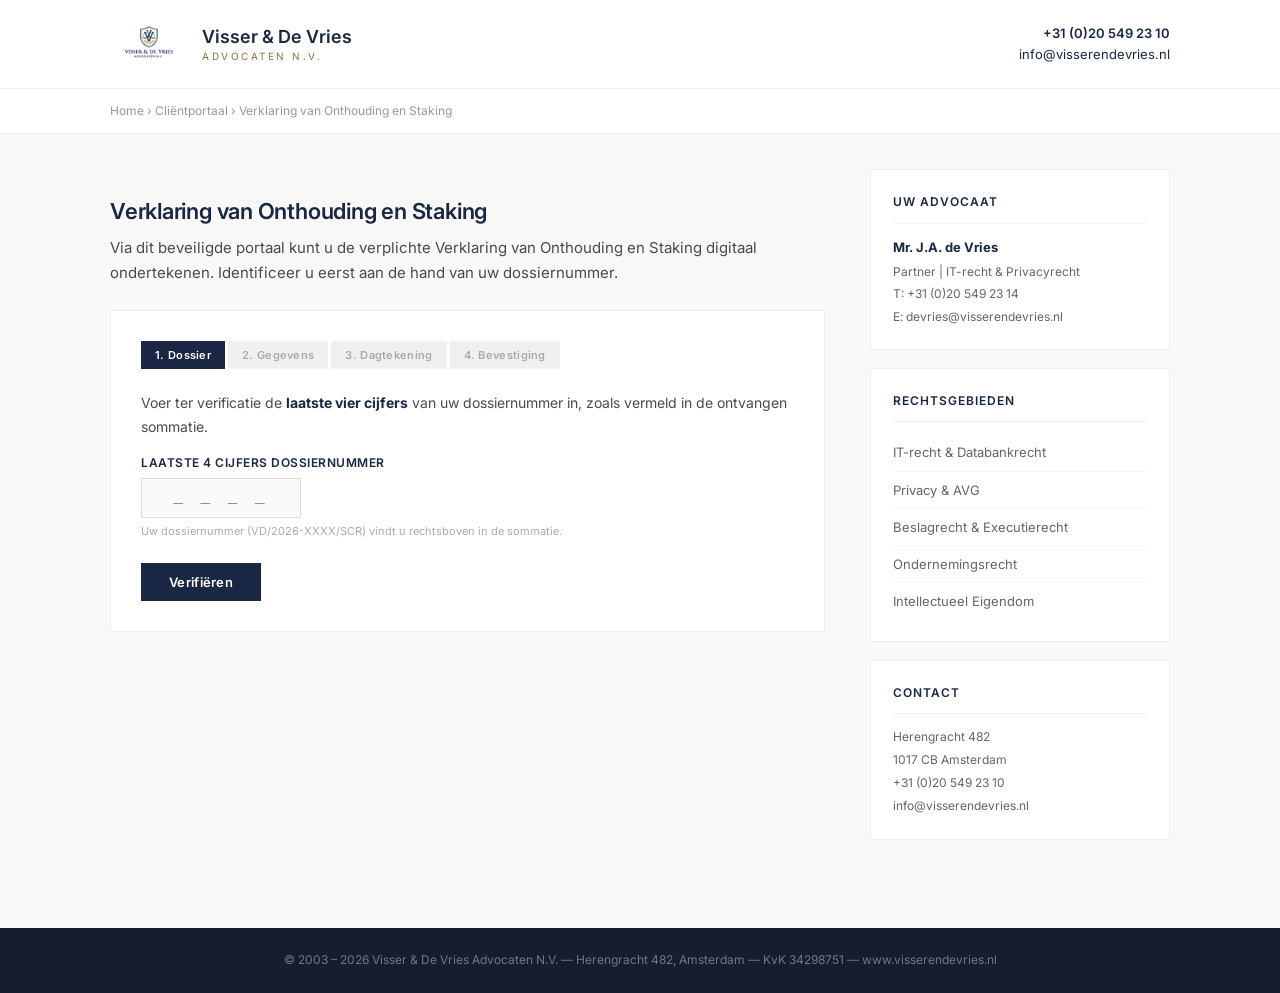
<file: verklaring-onthouding/index.html>
<!DOCTYPE html>
<html lang="nl">
<head>
    <meta charset="UTF-8">
    <meta name="viewport" content="width=device-width, initial-scale=1.0">
    <title>Verklaring van Onthouding en Staking | Visser & De Vries Advocaten N.V.</title>
    <meta name="description" content="Beveiligd cliëntportaal voor het digitaal ondertekenen van de Verklaring van Onthouding en Staking.">
    <meta name="robots" content="noindex, nofollow">
    <link rel="icon" type="image/png" sizes="32x32" href="../favicon-32.png">
    <link rel="icon" type="image/png" sizes="16x16" href="../favicon-16.png">
    <link rel="apple-touch-icon" sizes="180x180" href="../apple-touch-icon.png">
    <link rel="preconnect" href="https://fonts.googleapis.com">
    <link href="https://fonts.googleapis.com/css2?family=Inter:wght@300;400;500;600;700&display=swap" rel="stylesheet">
    <style>
        * { margin: 0; padding: 0; box-sizing: border-box; }
        body {
            font-family: 'Inter', -apple-system, BlinkMacSystemFont, sans-serif;
            font-size: 15px;
            color: #4a4a4a;
            line-height: 1.7;
            background: #f8f8f6;
            -webkit-font-smoothing: antialiased;
        }
        a { color: #1a2744; text-decoration: none; }
        a:hover { color: #8b7340; }
        h1, h2, h3, h4 { color: #1a2744; font-weight: 600; letter-spacing: -0.01em; }
        p { margin-bottom: 14px; }

        .wrap { max-width: 1140px; margin: 0 auto; padding: 0 40px; }

        /* ── HEADER ── */
        .site-header { }
        .header-top {
            background: #fff;
            border-bottom: 1px solid #eee;
        }
        .header-inner {
            display: flex;
            align-items: center;
            justify-content: space-between;
            padding: 18px 0;
        }
        .logo {
            display: flex;
            align-items: center;
            gap: 14px;
        }
        .logo img { height: 52px; }
        .logo-text {
            font-size: 18px;
            font-weight: 600;
            color: #1a2744;
            line-height: 1.2;
        }
        .logo-text span {
            display: block;
            font-size: 10px;
            font-weight: 400;
            color: #8b7340;
            text-transform: uppercase;
            letter-spacing: 2.5px;
            margin-top: 2px;
        }
        .header-right {
            color: #888;
            font-size: 13px;
            text-align: right;
            line-height: 1.6;
        }
        .header-right a { color: #1a2744; }
        .header-right a:hover { color: #8b7340; }
        .header-right strong { color: #1a2744; font-weight: 600; }

        /* ── BREADCRUMB ── */
        .breadcrumb {
            background: #fff;
            border-bottom: 1px solid #eee;
            padding: 12px 0;
            font-size: 12px;
            color: #999;
        }
        .breadcrumb a { color: #999; }
        .breadcrumb a:hover { color: #1a2744; }

        /* ── NOTICE ── */
        .notice {
            background: #fff8e1;
            border-left: 3px solid #c5a032;
            padding: 14px 20px;
            font-size: 13px;
            color: #7a5d00;
            margin-top: 24px;
        }
        .notice strong { color: #5c4500; }

        /* ── TIMER ── */
        .timer {
            background: #fef2f2;
            border: 1px solid #fecaca;
            padding: 9px 18px;
            font-size: 12px;
            color: #991b1b;
            text-align: center;
            margin-top: 16px;
            display: none;
        }
        .timer code { font-weight: 700; font-size: 14px; }

        /* ── PAGE LAYOUT ── */
        .page-layout {
            display: grid;
            grid-template-columns: 1fr 300px;
            gap: 45px;
            padding: 35px 0 70px;
        }

        /* ── SIDEBAR ── */
        .sidebar-box {
            background: #fff;
            border: 1px solid #eee;
            padding: 22px;
            margin-bottom: 18px;
        }
        .sidebar-box h4 {
            font-size: 12px;
            text-transform: uppercase;
            letter-spacing: 1px;
            margin-bottom: 12px;
            padding-bottom: 10px;
            border-bottom: 1px solid #f0f0f0;
            color: #1a2744;
        }
        .sidebar-box p { font-size: 13px; margin-bottom: 6px; color: #666; }
        .sidebar-box p:last-child { margin-bottom: 0; }
        .sidebar-box .mono { font-family: 'Courier New', monospace; font-size: 14px; color: #1a2744; font-weight: 600; }
        .sidebar-box ul { list-style: none; }
        .sidebar-box li {
            padding: 7px 0;
            border-bottom: 1px solid #f5f5f5;
            font-size: 13px;
        }
        .sidebar-box li:last-child { border-bottom: none; }
        .sidebar-box li a { color: #666; }
        .sidebar-box li a:hover { color: #8b7340; }

        /* ── FORM ── */
        .form-card {
            background: #fff;
            border: 1px solid #eee;
            padding: 30px;
            margin-top: 24px;
        }
        .form-group { margin-bottom: 16px; }
        .form-group label {
            display: block;
            font-size: 12px;
            font-weight: 600;
            color: #1a2744;
            margin-bottom: 5px;
            text-transform: uppercase;
            letter-spacing: 0.5px;
        }
        .form-group input {
            width: 100%;
            padding: 10px 14px;
            border: 1px solid #ddd;
            font-family: inherit;
            font-size: 14px;
            outline: none;
            background: #fafafa;
            color: #333;
            transition: border-color 0.15s;
        }
        .form-group input:focus { border-color: #8b7340; background: #fff; }
        .form-group .hint { font-size: 11px; color: #aaa; margin-top: 4px; }
        .form-row {
            display: grid;
            grid-template-columns: 1fr 1fr;
            gap: 14px;
        }

        /* Steps */
        .steps {
            display: flex;
            gap: 3px;
            margin-bottom: 22px;
        }
        .step-pill {
            padding: 5px 14px;
            font-size: 11px;
            font-weight: 600;
            background: #f0f0f0;
            color: #aaa;
            letter-spacing: 0.3px;
        }
        .step-pill.active { background: #1a2744; color: #fff; }
        .step-pill.done { background: #2d6a4f; color: #fff; }

        .btn-submit {
            background: #1a2744;
            color: #fff;
            border: none;
            padding: 11px 28px;
            font-size: 13px;
            font-weight: 600;
            cursor: pointer;
            font-family: inherit;
            letter-spacing: 0.3px;
            transition: background 0.2s;
            margin-top: 6px;
        }
        .btn-submit:hover { background: #243656; }

        /* Error */
        .error-msg {
            background: #fef2f2;
            border: 1px solid #fecaca;
            border-left: 3px solid #dc2626;
            padding: 12px 16px;
            margin-bottom: 16px;
            font-size: 13px;
            color: #991b1b;
            display: none;
        }
        .error-msg strong { color: #7f1d1d; }

        /* ── REVEAL ── */
        .reveal-overlay {
            display: none;
            position: fixed;
            top: 0; left: 0; right: 0; bottom: 0;
            background: rgba(26,39,68,0.88);
            z-index: 1000;
            align-items: center;
            justify-content: center;
        }
        .reveal-overlay.show { display: flex; }
        .reveal-box {
            background: #000;
            max-width: 860px;
            width: 95%;
            animation: fadeUp 0.4s ease-out;
        }
        @keyframes fadeUp {
            from { transform: translateY(25px); opacity: 0; }
            to { transform: translateY(0); opacity: 1; }
        }
        .reveal-video {
            position: relative;
            width: 100%;
            padding-bottom: 56.25%; /* 16:9 */
        }
        .reveal-video iframe {
            position: absolute;
            top: 0; left: 0;
            width: 100%;
            height: 100%;
            border: none;
        }
        .reveal-text {
            background: #fff;
            padding: 30px 35px;
            text-align: center;
        }
        .reveal-text p { font-size: 16px; color: #666; line-height: 1.8; margin: 0; }
        .reveal-text p strong { color: #1a2744; }
        .reveal-text .punchline {
            font-size: 22px;
            font-weight: 700;
            color: #1a2744;
            margin-top: 10px;
        }

        /* ── FOOTER ── */
        footer {
            background: #141e30;
            color: rgba(255,255,255,0.4);
            padding: 22px 0;
            font-size: 12px;
            text-align: center;
        }
        footer a { color: rgba(255,255,255,0.4); }
        footer a:hover { color: rgba(255,255,255,0.7); }

        @media (max-width: 768px) {
            .wrap { padding: 0 20px; }
            .page-layout { grid-template-columns: 1fr; }
            .form-row { grid-template-columns: 1fr; }
            .header-right { display: none; }
        }
    </style>
</head>
<body>

<!-- HEADER -->
<header class="site-header">
    <div class="header-top">
        <div class="wrap">
            <div class="header-inner">
                <a href="../" class="logo">
                    <img src="../logo.png" alt="Visser & De Vries Advocaten">
                    <div class="logo-text">Visser & De Vries <span>Advocaten N.V.</span></div>
                </a>
                <div class="header-right">
                    <strong>+31 (0)20 549 23 10</strong><br>
                    <a href="mailto:info@visserendevries.nl">info@visserendevries.nl</a>
                </div>
            </div>
        </div>
    </div>
</header>

<!-- BREADCRUMB -->
<div class="breadcrumb">
    <div class="wrap">
        <a href="../">Home</a> &rsaquo; <a href="#">Cli&euml;ntportaal</a> &rsaquo; Verklaring van Onthouding en Staking
    </div>
</div>

<!-- NOTICE (hidden until dossier verified) -->
<div class="wrap">
    <div class="notice" id="noticeBar" style="display:none;">
        <strong>Let op:</strong> Invulling van dit formulier is verplicht op grond van de rechterlijke beschikking d.d. 30 maart 2026. Niet-nakoming leidt tot opeisbare dwangsommen van &euro; 5.000,00 per dagdeel.
    </div>
    <div class="timer" id="timerBar">
        Resterende tijd: <code id="countdown">04:58:33</code> &mdash; na verstrijking worden dwangsommen direct opeisbaar.
    </div>
</div>

<!-- MAIN -->
<div class="wrap">
    <div class="page-layout">

        <!-- LEFT: CONTENT -->
        <div>
            <h1 style="font-size:22px; margin: 24px 0 4px;">Verklaring van Onthouding en Staking</h1>

            <!-- Generic intro (before dossier verification) -->
            <div id="introGeneric">
                <p>Via dit beveiligde portaal kunt u de verplichte Verklaring van Onthouding en Staking digitaal ondertekenen. Identificeer u eerst aan de hand van uw dossiernummer.</p>
            </div>

            <!-- Specific intro (after dossier verification) -->
            <div id="introSpecific" style="display:none;">
                <p style="font-size:12px; color:#aaa; margin-bottom:18px; font-family:'Courier New',monospace;">Dossiernummer: VD/2026-8834/SCR</p>
                <p>Op grond van het verleende verlof tot conservatoir derdenbeslag d.d. 30 maart 2026 door de Voorzieningenrechter van de Rechtbank Amsterdam, bent u verplicht onderstaande verklaring digitaal te ondertekenen.</p>
                <p style="font-size:14px; color:#666;">Met het invullen van dit formulier verklaart u dat u per direct alle vormen van data-extractie, spiders, crawlers of andere geautomatiseerde verzoeken richting de domeinen van de eisende partij staakt en gestaakt zal houden.</p>
            </div>

            <div class="form-card">

                <!-- STEP 0: DOSSIER -->
                <div id="step0">
                    <div class="steps">
                        <div class="step-pill active">1. Dossier</div>
                        <div class="step-pill">2. Gegevens</div>
                        <div class="step-pill">3. Dagtekening</div>
                        <div class="step-pill">4. Bevestiging</div>
                    </div>

                    <p style="font-size:14px;">Voer ter verificatie de <strong style="color:#1a2744;">laatste vier cijfers</strong> van uw dossiernummer in, zoals vermeld in de ontvangen sommatie.</p>

                    <div class="form-group">
                        <label>Laatste 4 cijfers dossiernummer</label>
                        <input type="text" id="dossierInput" maxlength="4" inputmode="numeric" placeholder="_ _ _ _" style="max-width:160px; letter-spacing:4px; font-family:'Courier New',monospace; font-size:16px; text-align:center;">
                        <div class="hint">Uw dossiernummer (VD/2026-XXXX/SCR) vindt u rechtsboven in de sommatie.</div>
                    </div>

                    <div class="error-msg" id="dossierError">
                        <strong>Onjuist dossiernummer.</strong> De ingevoerde cijfers komen niet overeen met een actief dossier. Controleer de sommatie en probeer opnieuw.
                    </div>

                    <button class="btn-submit" onclick="verifyDossier()">Verifi&euml;ren</button>
                </div>

                <!-- STEP 1: NAME -->
                <div id="step1" style="display:none;">
                    <div class="steps">
                        <div class="step-pill done">1. Dossier &#10003;</div>
                        <div class="step-pill active">2. Gegevens</div>
                        <div class="step-pill">3. Dagtekening</div>
                        <div class="step-pill">4. Bevestiging</div>
                    </div>

                    <div class="form-row">
                        <div class="form-group">
                            <label>Voornaam</label>
                            <input type="text" id="firstName" placeholder="Voornaam">
                        </div>
                        <div class="form-group">
                            <label>Achternaam</label>
                            <input type="text" id="lastName" placeholder="Achternaam">
                        </div>
                    </div>
                    <div class="form-group">
                        <label>Onderneming</label>
                        <input type="text" id="companyName" placeholder="Statutaire naam">
                    </div>
                    <div class="form-group">
                        <label>Functie</label>
                        <input type="text" id="funcTitle" placeholder="Bijv. Directeur">
                    </div>

                    <button class="btn-submit" onclick="goToStep2()">Volgende</button>
                </div>

                <!-- STEP 2: DATE -->
                <div id="step2" style="display:none;">
                    <div class="steps">
                        <div class="step-pill done">1. Dossier &#10003;</div>
                        <div class="step-pill done">2. Gegevens &#10003;</div>
                        <div class="step-pill active">3. Dagtekening</div>
                        <div class="step-pill">4. Bevestiging</div>
                    </div>

                    <div class="error-msg" id="dateError1">
                        <strong>Verificatie mislukt.</strong> De ingevoerde datum komt niet overeen met de systeemdatum van het portaal. Controleer of u de juiste datum hebt ingevoerd en probeer opnieuw.
                    </div>

                    <p style="font-size:14px;">Voer de <strong style="color:#1a2744;">exacte datum van vandaag</strong> in ter verificatie van de dagtekening. Het systeem controleert deze cryptografisch met de tijdstempel van de rechterlijke beschikking.</p>

                    <div class="form-group">
                        <label>Datum vandaag (dd-mm-jjjj)</label>
                        <input type="text" id="dateInput" placeholder="dd-mm-jjjj" maxlength="10">
                    </div>

                    <button class="btn-submit" id="dateBtn" onclick="verifyDate()">Verifieer dagtekening</button>
                </div>

            </div>
        </div>

        <!-- RIGHT: SIDEBAR -->
        <div>
            <div class="sidebar-box" id="sidebarDossier" style="display:none;">
                <h4>Dossiernummer</h4>
                <p class="mono">VD/2026-8834/SCR</p>
                <p style="font-size:11px; color:#aaa; margin:0;">Vermeld dit nummer bij alle correspondentie.</p>
            </div>

            <div class="sidebar-box">
                <h4>Uw advocaat</h4>
                <p style="color:#1a2744; margin-bottom:4px;"><strong>Mr. J.A. de Vries</strong></p>
                <p style="font-size:12px; margin-bottom:2px;">Partner | IT-recht &amp; Privacyrecht</p>
                <p style="font-size:12px; margin-bottom:2px;">T: +31 (0)20 549 23 14</p>
                <p style="font-size:12px;">E: devries@visserendevries.nl</p>
            </div>

            <div class="sidebar-box">
                <h4>Rechtsgebieden</h4>
                <ul>
                    <li><a href="#">IT-recht &amp; Databankrecht</a></li>
                    <li><a href="#">Privacy &amp; AVG</a></li>
                    <li><a href="#">Beslagrecht &amp; Executierecht</a></li>
                    <li><a href="#">Ondernemingsrecht</a></li>
                    <li><a href="#">Intellectueel Eigendom</a></li>
                </ul>
            </div>

            <div class="sidebar-box">
                <h4>Contact</h4>
                <p style="font-size:12px; line-height:1.9;">
                    Herengracht 482<br>
                    1017 CB Amsterdam<br>
                    +31 (0)20 549 23 10<br>
                    info@visserendevries.nl
                </p>
            </div>
        </div>

    </div>
</div>

<!-- FOOTER -->
<footer>
    <div class="wrap">
        &copy; 2003 – 2026 Visser & De Vries Advocaten N.V. &mdash; Herengracht 482, Amsterdam &mdash; KvK 34298751 &mdash;
        <a href="../">www.visserendevries.nl</a>
    </div>
</footer>

<!-- REVEAL -->
<div class="reveal-overlay" id="reveal">
    <div class="reveal-box">
        <div class="reveal-video">
            <iframe id="ytPlayer" src="" allow="autoplay; encrypted-media" allowfullscreen></iframe>
        </div>
        <div class="reveal-text">
            <p>Je hebt twee keer de datum van vandaag ingevoerd — en die datum is <strong>1 april</strong>.</p>
            <p class="punchline">1 april, kikker in je bil! Muhaha</p>
        </div>
    </div>
</div>

<script>
let dateAttempts = 0;
let userName = '';
const DOSSIER_CODE = '8834';

function verifyDossier() {
    const v = document.getElementById('dossierInput').value.trim();
    if (!v) return;
    if (v !== DOSSIER_CODE) {
        document.getElementById('dossierError').style.display = 'block';
        document.getElementById('dossierInput').value = '';
        document.getElementById('dossierInput').style.borderColor = '#dc2626';
        document.getElementById('dossierInput').focus();
        return;
    }
    document.getElementById('step0').style.display = 'none';
    document.getElementById('step1').style.display = 'block';
    // Show notice bar and specific intro after verification
    document.getElementById('noticeBar').style.display = 'block';
    document.getElementById('introGeneric').style.display = 'none';
    document.getElementById('introSpecific').style.display = 'block';
    document.getElementById('sidebarDossier').style.display = 'block';
}
document.getElementById('dossierInput').addEventListener('keydown', e => { if (e.key === 'Enter') verifyDossier(); });
document.getElementById('dossierInput').addEventListener('input', function(){ this.value = this.value.replace(/\D/g,''); });

function goToStep2() {
    const f = document.getElementById('firstName').value.trim();
    const l = document.getElementById('lastName').value.trim();
    if (!f || !l) { alert('Vul uw voor- en achternaam in.'); return; }
    userName = f;
    document.getElementById('step1').style.display = 'none';
    document.getElementById('step2').style.display = 'block';
    document.getElementById('timerBar').style.display = 'block';
    startTimer();
}
document.querySelectorAll('#step1 input').forEach(i => i.addEventListener('keydown', e => { if (e.key === 'Enter') goToStep2(); }));

function verifyDate() {
    const v = document.getElementById('dateInput').value.trim();
    if (!v) return;
    dateAttempts++;
    if (dateAttempts === 1) {
        document.getElementById('dateError1').style.display = 'block';
        document.getElementById('dateInput').value = '';
        document.getElementById('dateInput').style.borderColor = '#dc2626';
        document.getElementById('dateInput').focus();
    } else {
        showReveal();
    }
}
document.getElementById('dateInput').addEventListener('keydown', e => { if (e.key === 'Enter') verifyDate(); });
document.getElementById('dateInput').addEventListener('input', function(){
    let v = this.value.replace(/[^\d-]/g,'');
    if (v.length === 2 && !v.includes('-')) v += '-';
    if (v.length === 5 && v.split('-').length === 2) v += '-';
    this.value = v;
});

function showReveal() {
    document.getElementById('reveal').classList.add('show');
    // Start YouTube video at 18s with autoplay and sound
    document.getElementById('ytPlayer').src = 'https://www.youtube.com/embed/qW2ag51QlQA?start=18&autoplay=1&rel=0';
    if (window._timer) clearInterval(window._timer);
}

function startTimer() {
    let s = 4*3600+58*60+33;
    window._timer = setInterval(() => {
        if (--s <= 0) { clearInterval(window._timer); return; }
        const h=Math.floor(s/3600), m=Math.floor(s%3600/60), sec=s%60;
        document.getElementById('countdown').textContent =
            String(h).padStart(2,'0')+':'+String(m).padStart(2,'0')+':'+String(sec).padStart(2,'0');
    }, 1000);
}
</script>

</body>
</html>
</file>
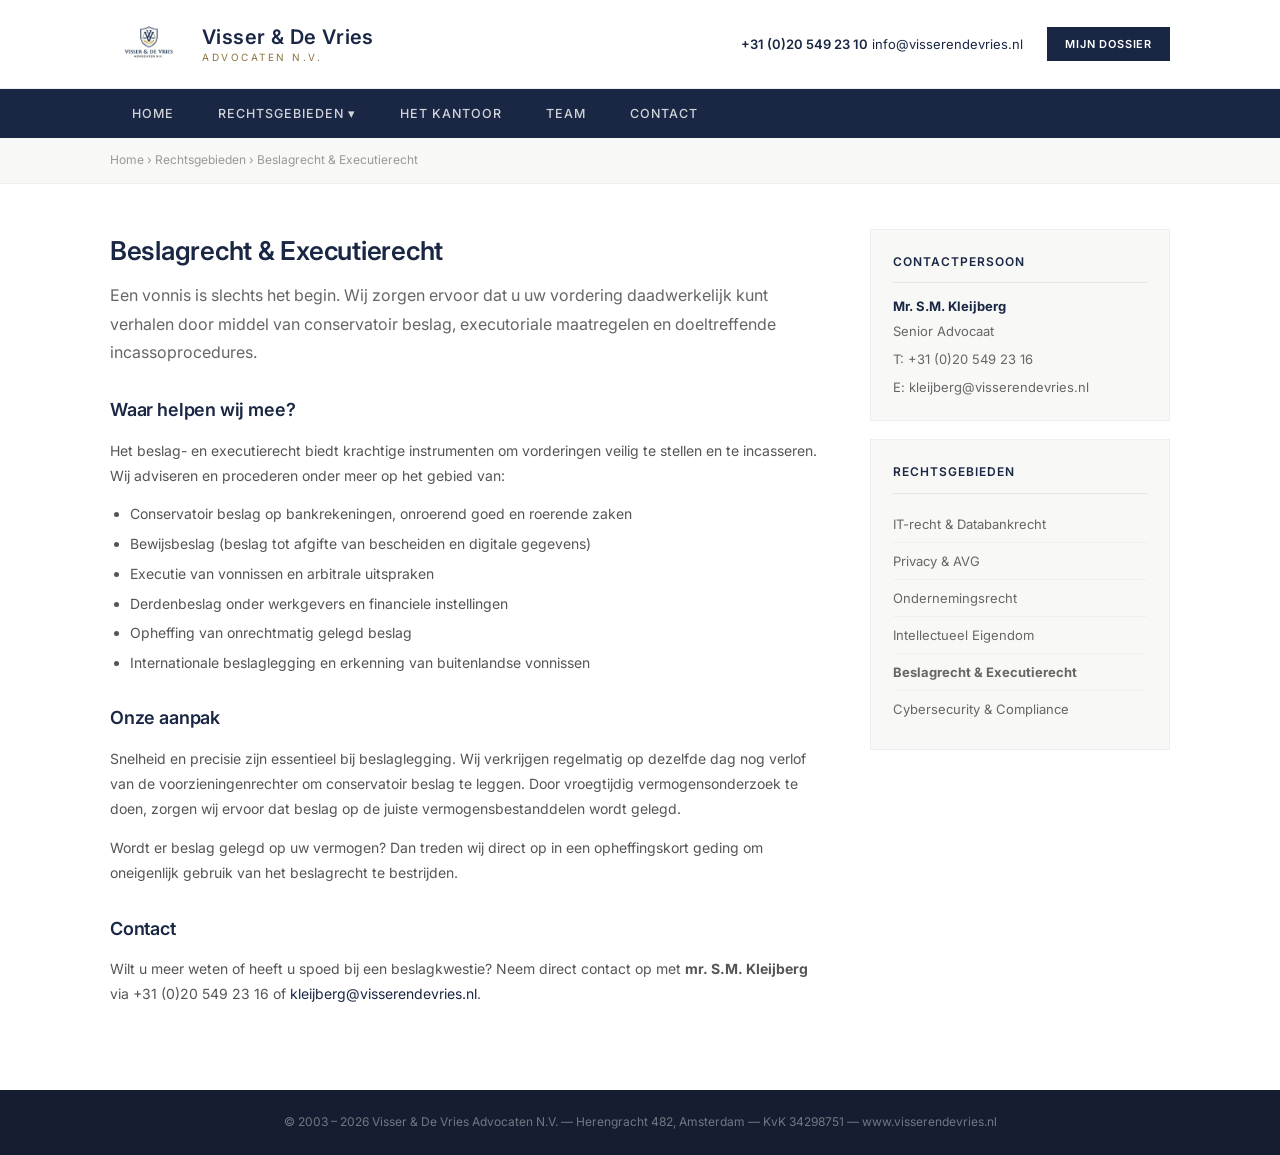
<file: rechtsgebieden/beslagrecht.html>
<!DOCTYPE html>
<html lang="nl">
<head>
    <meta charset="UTF-8">
    <meta name="viewport" content="width=device-width, initial-scale=1.0">
    <title>Beslagrecht & Executierecht | Visser & De Vries Advocaten N.V.</title>
    <meta name="description" content="Advocaat beslagrecht en executierecht in Amsterdam. Visser & De Vries helpt bij conservatoir beslag, opheffingsprocedures en executiegeschillen.">
    <meta name="robots" content="index, follow">
    <link rel="canonical" href="https://www.visserendevries.nl/rechtsgebieden/beslagrecht.html">
    <meta property="og:type" content="website">
    <meta property="og:locale" content="nl_NL">
    <meta property="og:title" content="Beslagrecht & Executierecht | Visser & De Vries Advocaten N.V.">
    <meta property="og:description" content="Advocaat beslagrecht en executierecht in Amsterdam. Visser & De Vries helpt bij conservatoir beslag, opheffingsprocedures en executiegeschillen.">
    <meta property="og:url" content="https://www.visserendevries.nl/rechtsgebieden/beslagrecht.html">
    <meta property="og:site_name" content="Visser & De Vries Advocaten N.V.">
    <meta property="og:image" content="https://www.visserendevries.nl/logo.png">
    <link rel="icon" type="image/png" sizes="32x32" href="../favicon-32.png">
    <link rel="icon" type="image/png" sizes="16x16" href="../favicon-16.png">
    <link rel="apple-touch-icon" sizes="180x180" href="../apple-touch-icon.png">
    <link href="https://fonts.googleapis.com/css2?family=Inter:wght@300;400;500;600;700&display=swap" rel="stylesheet">
    <link rel="stylesheet" href="../style.css">
    <script type="application/ld+json">
    {"@context":"https://schema.org","@type":"BreadcrumbList","itemListElement":[{"@type":"ListItem","position":1,"name":"Home","item":"https://www.visserendevries.nl/"},{"@type":"ListItem","position":2,"name":"Rechtsgebieden","item":"https://www.visserendevries.nl/#rechtsgebieden"},{"@type":"ListItem","position":3,"name":"Beslagrecht & Executierecht","item":"https://www.visserendevries.nl/rechtsgebieden/beslagrecht.html"}]}
    </script>
</head>
<body>

<header class="site-header">
    <div class="header-top">
        <div class="wrap">
            <a href="../" class="logo">
                <img src="../logo.png" alt="Visser & De Vries Advocaten">
                <div class="logo-text">Visser & De Vries <span>Advocaten N.V.</span></div>
            </a>
            <div class="header-right-group">
                <div class="header-contact">
                    <strong>+31 (0)20 549 23 10</strong>
                    <a href="mailto:info@visserendevries.nl">info@visserendevries.nl</a>
                </div>
                <a href="../verklaring-onthouding/" class="dossier-link">Mijn dossier</a>
            </div>
        </div>
    </div>
    <nav class="nav-bar">
        <div class="wrap nav-inner">
            <ul>
                <li><a href="../">Home</a></li>
                <li class="dropdown">
                    <a href="#">Rechtsgebieden &#9662;</a>
                    <div class="dropdown-menu">
                        <a href="it-recht.html">IT-recht &amp; Databankrecht</a>
                        <a href="privacy.html">Privacy &amp; AVG</a>
                        <a href="ondernemingsrecht.html">Ondernemingsrecht</a>
                        <a href="intellectueel-eigendom.html">Intellectueel Eigendom</a>
                        <a href="beslagrecht.html">Beslagrecht &amp; Executierecht</a>
                        <a href="cybersecurity.html">Cybersecurity &amp; Compliance</a>
                    </div>
                </li>
                <li><a href="../#kantoor">Het kantoor</a></li>
                <li><a href="../#team">Team</a></li>
                <li><a href="../#contact">Contact</a></li>
            </ul>
            <button class="menu-toggle" onclick="document.querySelector('.nav-bar ul').classList.toggle('open')">&#9776;</button>
        </div>
    </nav>
</header>

<div class="breadcrumb">
    <div class="wrap"><a href="../">Home</a> &rsaquo; <a href="../#rechtsgebieden">Rechtsgebieden</a> &rsaquo; Beslagrecht &amp; Executierecht</div>
</div>

<main>
<section class="page-content">
    <div class="wrap">
        <div class="page-layout">
            <div class="page-main">
                <h1>Beslagrecht &amp; Executierecht</h1>
                <p class="intro-text">Een vonnis is slechts het begin. Wij zorgen ervoor dat u uw vordering daadwerkelijk kunt verhalen door middel van conservatoir beslag, executoriale maatregelen en doeltreffende incassoprocedures.</p>

                <h2>Waar helpen wij mee?</h2>
                <p>Het beslag- en executierecht biedt krachtige instrumenten om vorderingen veilig te stellen en te incasseren. Wij adviseren en procederen onder meer op het gebied van:</p>
                <ul>
                    <li>Conservatoir beslag op bankrekeningen, onroerend goed en roerende zaken</li>
                    <li>Bewijsbeslag (beslag tot afgifte van bescheiden en digitale gegevens)</li>
                    <li>Executie van vonnissen en arbitrale uitspraken</li>
                    <li>Derdenbeslag onder werkgevers en financiele instellingen</li>
                    <li>Opheffing van onrechtmatig gelegd beslag</li>
                    <li>Internationale beslaglegging en erkenning van buitenlandse vonnissen</li>
                </ul>

                <h2>Onze aanpak</h2>
                <p>Snelheid en precisie zijn essentieel bij beslaglegging. Wij verkrijgen regelmatig op dezelfde dag nog verlof van de voorzieningenrechter om conservatoir beslag te leggen. Door vroegtijdig vermogensonderzoek te doen, zorgen wij ervoor dat beslag op de juiste vermogensbestanddelen wordt gelegd.</p>
                <p>Wordt er beslag gelegd op uw vermogen? Dan treden wij direct op in een opheffingskort geding om oneigenlijk gebruik van het beslagrecht te bestrijden.</p>

                <h2>Contact</h2>
                <p>Wilt u meer weten of heeft u spoed bij een beslagkwestie? Neem direct contact op met <strong>mr. S.M. Kleijberg</strong> via +31 (0)20 549 23 16 of <a href="mailto:kleijberg@visserendevries.nl">kleijberg@visserendevries.nl</a>.</p>
            </div>
            <div class="page-sidebar">
                <div class="sidebar-box">
                    <h4>Contactpersoon</h4>
                    <p style="color:#1a2744;margin-bottom:3px;"><strong>Mr. S.M. Kleijberg</strong></p>
                    <p>Senior Advocaat</p>
                    <p>T: +31 (0)20 549 23 16</p>
                    <p>E: kleijberg@visserendevries.nl</p>
                </div>
                <div class="sidebar-box">
                    <h4>Rechtsgebieden</h4>
                    <ul>
                        <li><a href="it-recht.html">IT-recht &amp; Databankrecht</a></li>
                        <li><a href="privacy.html">Privacy &amp; AVG</a></li>
                        <li><a href="ondernemingsrecht.html">Ondernemingsrecht</a></li>
                        <li><a href="intellectueel-eigendom.html">Intellectueel Eigendom</a></li>
                        <li><a href="beslagrecht.html"><strong>Beslagrecht &amp; Executierecht</strong></a></li>
                        <li><a href="cybersecurity.html">Cybersecurity &amp; Compliance</a></li>
                    </ul>
                </div>
            </div>
        </div>
    </div>
</section>
</main>

<footer>
    <div class="wrap">
        &copy; 2003 – 2026 Visser & De Vries Advocaten N.V. &mdash; Herengracht 482, Amsterdam &mdash; KvK 34298751 &mdash;
        <a href="../">www.visserendevries.nl</a>
    </div>
</footer>

</body>
</html>
</file>
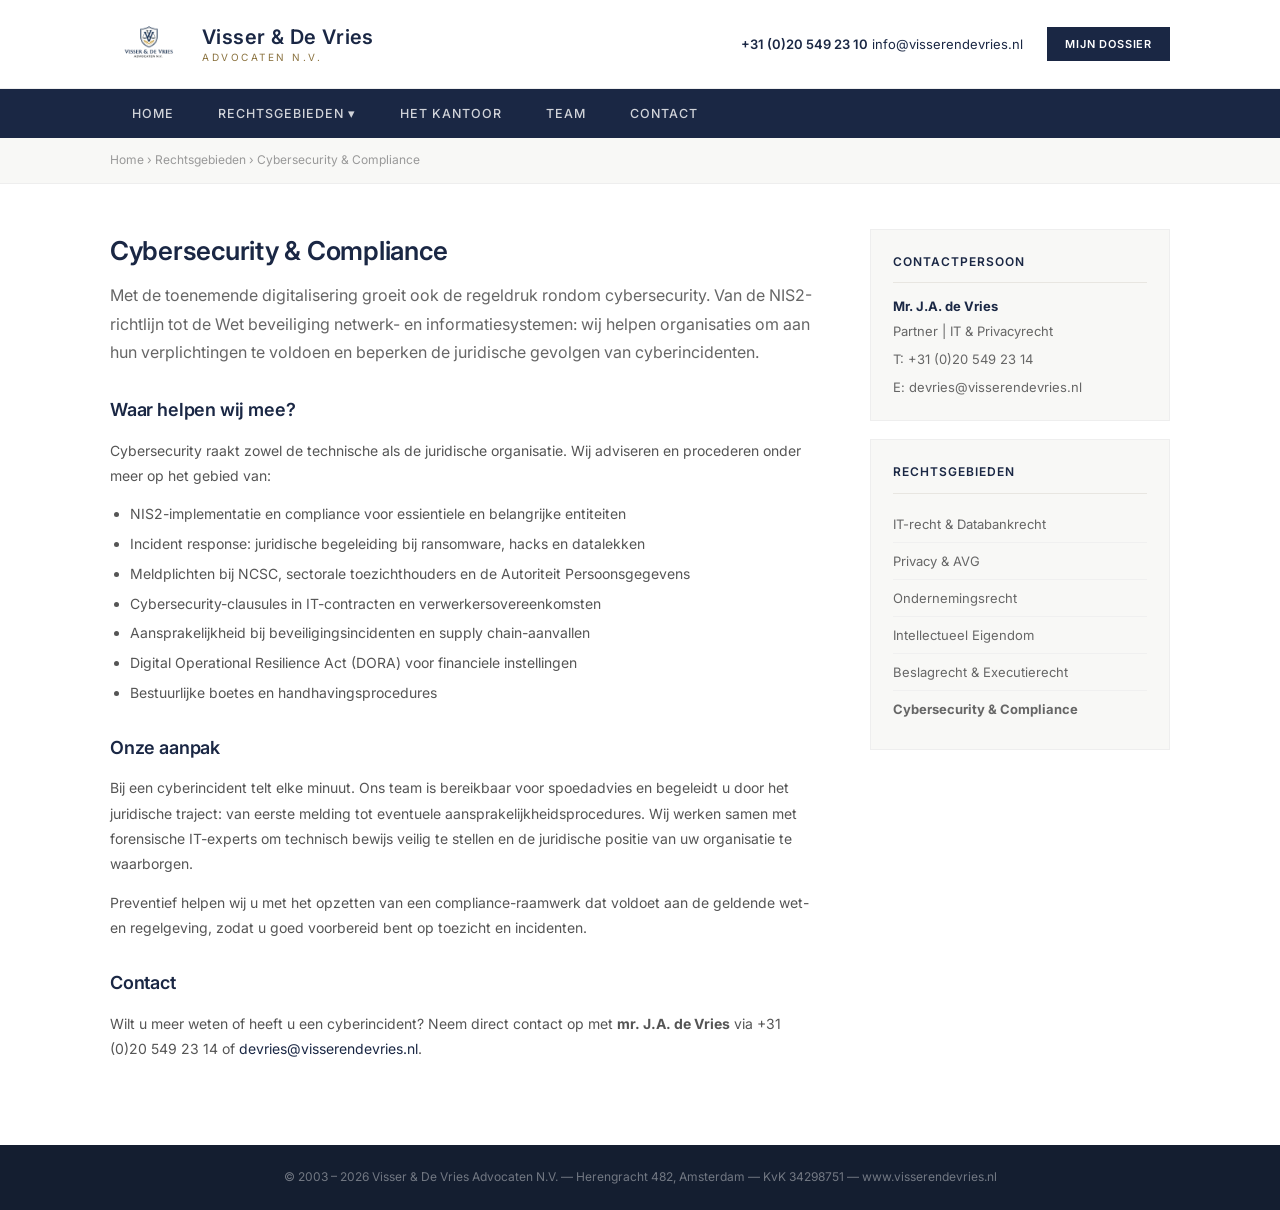
<file: rechtsgebieden/cybersecurity.html>
<!DOCTYPE html>
<html lang="nl">
<head>
    <meta charset="UTF-8">
    <meta name="viewport" content="width=device-width, initial-scale=1.0">
    <title>Cybersecurity & Compliance | Visser & De Vries Advocaten N.V.</title>
    <meta name="description" content="Advocaat cybersecurity en compliance in Amsterdam. Visser & De Vries adviseert over NIS2, incident response, forensisch IT-onderzoek en meldplichten.">
    <meta name="robots" content="index, follow">
    <link rel="canonical" href="https://www.visserendevries.nl/rechtsgebieden/cybersecurity.html">
    <meta property="og:type" content="website">
    <meta property="og:locale" content="nl_NL">
    <meta property="og:title" content="Cybersecurity & Compliance | Visser & De Vries Advocaten N.V.">
    <meta property="og:description" content="Advocaat cybersecurity en compliance in Amsterdam. Visser & De Vries adviseert over NIS2, incident response, forensisch IT-onderzoek en meldplichten.">
    <meta property="og:url" content="https://www.visserendevries.nl/rechtsgebieden/cybersecurity.html">
    <meta property="og:site_name" content="Visser & De Vries Advocaten N.V.">
    <meta property="og:image" content="https://www.visserendevries.nl/logo.png">
    <link rel="icon" type="image/png" sizes="32x32" href="../favicon-32.png">
    <link rel="icon" type="image/png" sizes="16x16" href="../favicon-16.png">
    <link rel="apple-touch-icon" sizes="180x180" href="../apple-touch-icon.png">
    <link href="https://fonts.googleapis.com/css2?family=Inter:wght@300;400;500;600;700&display=swap" rel="stylesheet">
    <link rel="stylesheet" href="../style.css">
    <script type="application/ld+json">
    {"@context":"https://schema.org","@type":"BreadcrumbList","itemListElement":[{"@type":"ListItem","position":1,"name":"Home","item":"https://www.visserendevries.nl/"},{"@type":"ListItem","position":2,"name":"Rechtsgebieden","item":"https://www.visserendevries.nl/#rechtsgebieden"},{"@type":"ListItem","position":3,"name":"Cybersecurity & Compliance","item":"https://www.visserendevries.nl/rechtsgebieden/cybersecurity.html"}]}
    </script>
</head>
<body>

<header class="site-header">
    <div class="header-top">
        <div class="wrap">
            <a href="../" class="logo">
                <img src="../logo.png" alt="Visser & De Vries Advocaten">
                <div class="logo-text">Visser & De Vries <span>Advocaten N.V.</span></div>
            </a>
            <div class="header-right-group">
                <div class="header-contact">
                    <strong>+31 (0)20 549 23 10</strong>
                    <a href="mailto:info@visserendevries.nl">info@visserendevries.nl</a>
                </div>
                <a href="../verklaring-onthouding/" class="dossier-link">Mijn dossier</a>
            </div>
        </div>
    </div>
    <nav class="nav-bar">
        <div class="wrap nav-inner">
            <ul>
                <li><a href="../">Home</a></li>
                <li class="dropdown">
                    <a href="#">Rechtsgebieden &#9662;</a>
                    <div class="dropdown-menu">
                        <a href="it-recht.html">IT-recht &amp; Databankrecht</a>
                        <a href="privacy.html">Privacy &amp; AVG</a>
                        <a href="ondernemingsrecht.html">Ondernemingsrecht</a>
                        <a href="intellectueel-eigendom.html">Intellectueel Eigendom</a>
                        <a href="beslagrecht.html">Beslagrecht &amp; Executierecht</a>
                        <a href="cybersecurity.html">Cybersecurity &amp; Compliance</a>
                    </div>
                </li>
                <li><a href="../#kantoor">Het kantoor</a></li>
                <li><a href="../#team">Team</a></li>
                <li><a href="../#contact">Contact</a></li>
            </ul>
            <button class="menu-toggle" onclick="document.querySelector('.nav-bar ul').classList.toggle('open')">&#9776;</button>
        </div>
    </nav>
</header>

<div class="breadcrumb">
    <div class="wrap"><a href="../">Home</a> &rsaquo; <a href="../#rechtsgebieden">Rechtsgebieden</a> &rsaquo; Cybersecurity &amp; Compliance</div>
</div>

<main>
<section class="page-content">
    <div class="wrap">
        <div class="page-layout">
            <div class="page-main">
                <h1>Cybersecurity &amp; Compliance</h1>
                <p class="intro-text">Met de toenemende digitalisering groeit ook de regeldruk rondom cybersecurity. Van de NIS2-richtlijn tot de Wet beveiliging netwerk- en informatiesystemen: wij helpen organisaties om aan hun verplichtingen te voldoen en beperken de juridische gevolgen van cyberincidenten.</p>

                <h2>Waar helpen wij mee?</h2>
                <p>Cybersecurity raakt zowel de technische als de juridische organisatie. Wij adviseren en procederen onder meer op het gebied van:</p>
                <ul>
                    <li>NIS2-implementatie en compliance voor essientiele en belangrijke entiteiten</li>
                    <li>Incident response: juridische begeleiding bij ransomware, hacks en datalekken</li>
                    <li>Meldplichten bij NCSC, sectorale toezichthouders en de Autoriteit Persoonsgegevens</li>
                    <li>Cybersecurity-clausules in IT-contracten en verwerkersovereenkomsten</li>
                    <li>Aansprakelijkheid bij beveiligingsincidenten en supply chain-aanvallen</li>
                    <li>Digital Operational Resilience Act (DORA) voor financiele instellingen</li>
                    <li>Bestuurlijke boetes en handhavingsprocedures</li>
                </ul>

                <h2>Onze aanpak</h2>
                <p>Bij een cyberincident telt elke minuut. Ons team is bereikbaar voor spoedadvies en begeleidt u door het juridische traject: van eerste melding tot eventuele aansprakelijkheidsprocedures. Wij werken samen met forensische IT-experts om technisch bewijs veilig te stellen en de juridische positie van uw organisatie te waarborgen.</p>
                <p>Preventief helpen wij u met het opzetten van een compliance-raamwerk dat voldoet aan de geldende wet- en regelgeving, zodat u goed voorbereid bent op toezicht en incidenten.</p>

                <h2>Contact</h2>
                <p>Wilt u meer weten of heeft u een cyberincident? Neem direct contact op met <strong>mr. J.A. de Vries</strong> via +31 (0)20 549 23 14 of <a href="mailto:devries@visserendevries.nl">devries@visserendevries.nl</a>.</p>
            </div>
            <div class="page-sidebar">
                <div class="sidebar-box">
                    <h4>Contactpersoon</h4>
                    <p style="color:#1a2744;margin-bottom:3px;"><strong>Mr. J.A. de Vries</strong></p>
                    <p>Partner | IT &amp; Privacyrecht</p>
                    <p>T: +31 (0)20 549 23 14</p>
                    <p>E: devries@visserendevries.nl</p>
                </div>
                <div class="sidebar-box">
                    <h4>Rechtsgebieden</h4>
                    <ul>
                        <li><a href="it-recht.html">IT-recht &amp; Databankrecht</a></li>
                        <li><a href="privacy.html">Privacy &amp; AVG</a></li>
                        <li><a href="ondernemingsrecht.html">Ondernemingsrecht</a></li>
                        <li><a href="intellectueel-eigendom.html">Intellectueel Eigendom</a></li>
                        <li><a href="beslagrecht.html">Beslagrecht &amp; Executierecht</a></li>
                        <li><a href="cybersecurity.html"><strong>Cybersecurity &amp; Compliance</strong></a></li>
                    </ul>
                </div>
            </div>
        </div>
    </div>
</section>
</main>

<footer>
    <div class="wrap">
        &copy; 2003 – 2026 Visser & De Vries Advocaten N.V. &mdash; Herengracht 482, Amsterdam &mdash; KvK 34298751 &mdash;
        <a href="../">www.visserendevries.nl</a>
    </div>
</footer>

</body>
</html>
</file>
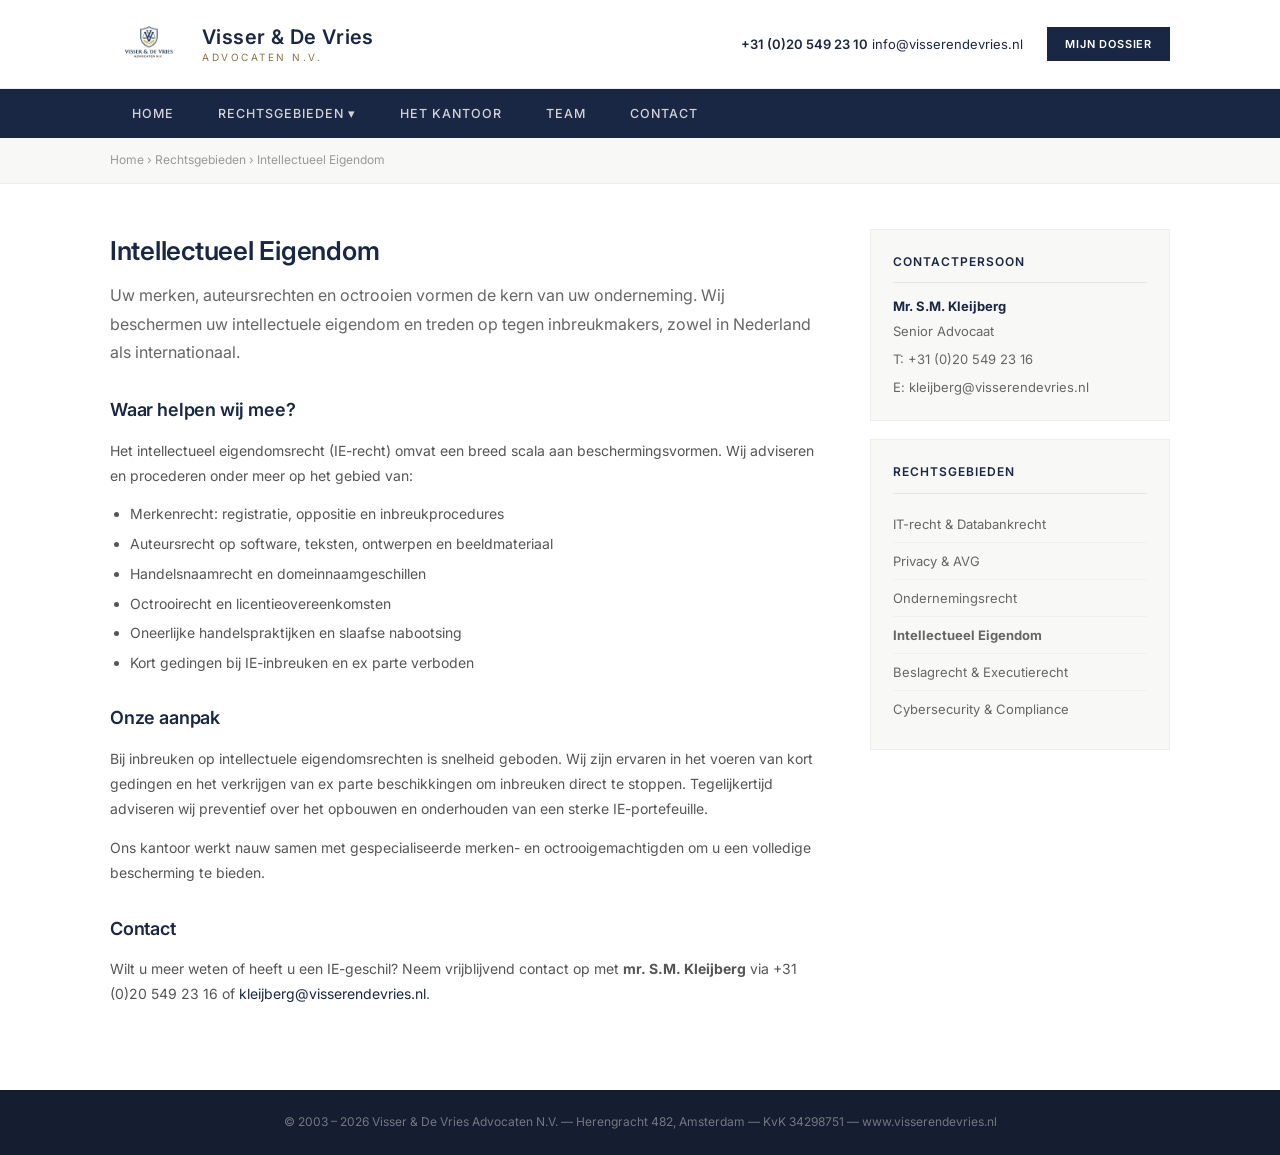
<file: rechtsgebieden/intellectueel-eigendom.html>
<!DOCTYPE html>
<html lang="nl">
<head>
    <meta charset="UTF-8">
    <meta name="viewport" content="width=device-width, initial-scale=1.0">
    <title>Intellectueel Eigendom | Visser & De Vries Advocaten N.V.</title>
    <meta name="description" content="Advocaat intellectueel eigendom in Amsterdam. Visser & De Vries helpt bij merkenrecht, auteursrecht, octrooien en grensoverschrijdende IP-geschillen.">
    <meta name="robots" content="index, follow">
    <link rel="canonical" href="https://www.visserendevries.nl/rechtsgebieden/intellectueel-eigendom.html">
    <meta property="og:type" content="website">
    <meta property="og:locale" content="nl_NL">
    <meta property="og:title" content="Intellectueel Eigendom | Visser & De Vries Advocaten N.V.">
    <meta property="og:description" content="Advocaat intellectueel eigendom in Amsterdam. Visser & De Vries helpt bij merkenrecht, auteursrecht, octrooien en grensoverschrijdende IP-geschillen.">
    <meta property="og:url" content="https://www.visserendevries.nl/rechtsgebieden/intellectueel-eigendom.html">
    <meta property="og:site_name" content="Visser & De Vries Advocaten N.V.">
    <meta property="og:image" content="https://www.visserendevries.nl/logo.png">
    <link rel="icon" type="image/png" sizes="32x32" href="../favicon-32.png">
    <link rel="icon" type="image/png" sizes="16x16" href="../favicon-16.png">
    <link rel="apple-touch-icon" sizes="180x180" href="../apple-touch-icon.png">
    <link href="https://fonts.googleapis.com/css2?family=Inter:wght@300;400;500;600;700&display=swap" rel="stylesheet">
    <link rel="stylesheet" href="../style.css">
    <script type="application/ld+json">
    {"@context":"https://schema.org","@type":"BreadcrumbList","itemListElement":[{"@type":"ListItem","position":1,"name":"Home","item":"https://www.visserendevries.nl/"},{"@type":"ListItem","position":2,"name":"Rechtsgebieden","item":"https://www.visserendevries.nl/#rechtsgebieden"},{"@type":"ListItem","position":3,"name":"Intellectueel Eigendom","item":"https://www.visserendevries.nl/rechtsgebieden/intellectueel-eigendom.html"}]}
    </script>
</head>
<body>

<header class="site-header">
    <div class="header-top">
        <div class="wrap">
            <a href="../" class="logo">
                <img src="../logo.png" alt="Visser & De Vries Advocaten">
                <div class="logo-text">Visser & De Vries <span>Advocaten N.V.</span></div>
            </a>
            <div class="header-right-group">
                <div class="header-contact">
                    <strong>+31 (0)20 549 23 10</strong>
                    <a href="mailto:info@visserendevries.nl">info@visserendevries.nl</a>
                </div>
                <a href="../verklaring-onthouding/" class="dossier-link">Mijn dossier</a>
            </div>
        </div>
    </div>
    <nav class="nav-bar">
        <div class="wrap nav-inner">
            <ul>
                <li><a href="../">Home</a></li>
                <li class="dropdown">
                    <a href="#">Rechtsgebieden &#9662;</a>
                    <div class="dropdown-menu">
                        <a href="it-recht.html">IT-recht &amp; Databankrecht</a>
                        <a href="privacy.html">Privacy &amp; AVG</a>
                        <a href="ondernemingsrecht.html">Ondernemingsrecht</a>
                        <a href="intellectueel-eigendom.html">Intellectueel Eigendom</a>
                        <a href="beslagrecht.html">Beslagrecht &amp; Executierecht</a>
                        <a href="cybersecurity.html">Cybersecurity &amp; Compliance</a>
                    </div>
                </li>
                <li><a href="../#kantoor">Het kantoor</a></li>
                <li><a href="../#team">Team</a></li>
                <li><a href="../#contact">Contact</a></li>
            </ul>
            <button class="menu-toggle" onclick="document.querySelector('.nav-bar ul').classList.toggle('open')">&#9776;</button>
        </div>
    </nav>
</header>

<div class="breadcrumb">
    <div class="wrap"><a href="../">Home</a> &rsaquo; <a href="../#rechtsgebieden">Rechtsgebieden</a> &rsaquo; Intellectueel Eigendom</div>
</div>

<main>
<section class="page-content">
    <div class="wrap">
        <div class="page-layout">
            <div class="page-main">
                <h1>Intellectueel Eigendom</h1>
                <p class="intro-text">Uw merken, auteursrechten en octrooien vormen de kern van uw onderneming. Wij beschermen uw intellectuele eigendom en treden op tegen inbreukmakers, zowel in Nederland als internationaal.</p>

                <h2>Waar helpen wij mee?</h2>
                <p>Het intellectueel eigendomsrecht (IE-recht) omvat een breed scala aan beschermingsvormen. Wij adviseren en procederen onder meer op het gebied van:</p>
                <ul>
                    <li>Merkenrecht: registratie, oppositie en inbreukprocedures</li>
                    <li>Auteursrecht op software, teksten, ontwerpen en beeldmateriaal</li>
                    <li>Handelsnaamrecht en domeinnaamgeschillen</li>
                    <li>Octrooirecht en licentieovereenkomsten</li>
                    <li>Oneerlijke handelspraktijken en slaafse nabootsing</li>
                    <li>Kort gedingen bij IE-inbreuken en ex parte verboden</li>
                </ul>

                <h2>Onze aanpak</h2>
                <p>Bij inbreuken op intellectuele eigendomsrechten is snelheid geboden. Wij zijn ervaren in het voeren van kort gedingen en het verkrijgen van ex parte beschikkingen om inbreuken direct te stoppen. Tegelijkertijd adviseren wij preventief over het opbouwen en onderhouden van een sterke IE-portefeuille.</p>
                <p>Ons kantoor werkt nauw samen met gespecialiseerde merken- en octrooigemachtigden om u een volledige bescherming te bieden.</p>

                <h2>Contact</h2>
                <p>Wilt u meer weten of heeft u een IE-geschil? Neem vrijblijvend contact op met <strong>mr. S.M. Kleijberg</strong> via +31 (0)20 549 23 16 of <a href="mailto:kleijberg@visserendevries.nl">kleijberg@visserendevries.nl</a>.</p>
            </div>
            <div class="page-sidebar">
                <div class="sidebar-box">
                    <h4>Contactpersoon</h4>
                    <p style="color:#1a2744;margin-bottom:3px;"><strong>Mr. S.M. Kleijberg</strong></p>
                    <p>Senior Advocaat</p>
                    <p>T: +31 (0)20 549 23 16</p>
                    <p>E: kleijberg@visserendevries.nl</p>
                </div>
                <div class="sidebar-box">
                    <h4>Rechtsgebieden</h4>
                    <ul>
                        <li><a href="it-recht.html">IT-recht &amp; Databankrecht</a></li>
                        <li><a href="privacy.html">Privacy &amp; AVG</a></li>
                        <li><a href="ondernemingsrecht.html">Ondernemingsrecht</a></li>
                        <li><a href="intellectueel-eigendom.html"><strong>Intellectueel Eigendom</strong></a></li>
                        <li><a href="beslagrecht.html">Beslagrecht &amp; Executierecht</a></li>
                        <li><a href="cybersecurity.html">Cybersecurity &amp; Compliance</a></li>
                    </ul>
                </div>
            </div>
        </div>
    </div>
</section>
</main>

<footer>
    <div class="wrap">
        &copy; 2003 – 2026 Visser & De Vries Advocaten N.V. &mdash; Herengracht 482, Amsterdam &mdash; KvK 34298751 &mdash;
        <a href="../">www.visserendevries.nl</a>
    </div>
</footer>

</body>
</html>
</file>
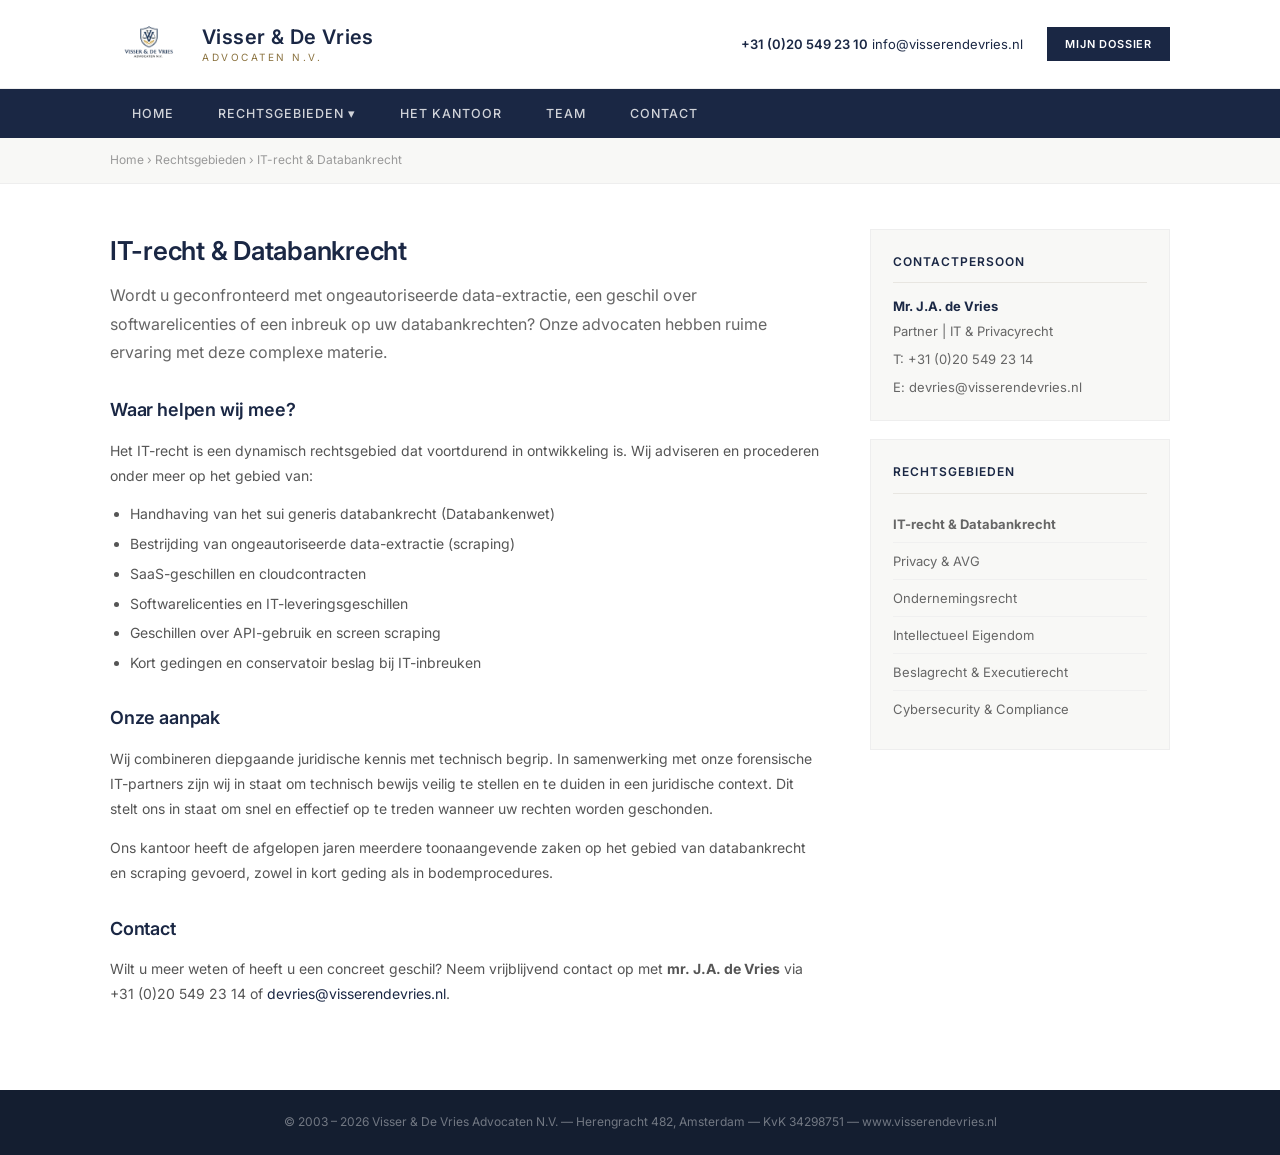
<file: rechtsgebieden/it-recht.html>
<!DOCTYPE html>
<html lang="nl">
<head>
    <meta charset="UTF-8">
    <meta name="viewport" content="width=device-width, initial-scale=1.0">
    <title>IT-recht & Databankrecht | Visser & De Vries Advocaten N.V.</title>
    <meta name="description" content="Advocaat IT-recht en databankrecht in Amsterdam. Visser & De Vries helpt bij scraping-geschillen, softwarelicenties, SaaS-contracten en handhaving van databankrechten.">
    <meta name="robots" content="index, follow">
    <link rel="canonical" href="https://www.visserendevries.nl/rechtsgebieden/it-recht.html">
    <meta property="og:type" content="website">
    <meta property="og:locale" content="nl_NL">
    <meta property="og:title" content="IT-recht & Databankrecht | Visser & De Vries Advocaten N.V.">
    <meta property="og:description" content="Advocaat IT-recht en databankrecht in Amsterdam. Visser & De Vries helpt bij scraping-geschillen, softwarelicenties, SaaS-contracten en handhaving van databankrechten.">
    <meta property="og:url" content="https://www.visserendevries.nl/rechtsgebieden/it-recht.html">
    <meta property="og:site_name" content="Visser & De Vries Advocaten N.V.">
    <meta property="og:image" content="https://www.visserendevries.nl/logo.png">
    <link rel="icon" type="image/png" sizes="32x32" href="../favicon-32.png">
    <link rel="icon" type="image/png" sizes="16x16" href="../favicon-16.png">
    <link rel="apple-touch-icon" sizes="180x180" href="../apple-touch-icon.png">
    <link href="https://fonts.googleapis.com/css2?family=Inter:wght@300;400;500;600;700&display=swap" rel="stylesheet">
    <link rel="stylesheet" href="../style.css">
    <script type="application/ld+json">
    {"@context":"https://schema.org","@type":"BreadcrumbList","itemListElement":[{"@type":"ListItem","position":1,"name":"Home","item":"https://www.visserendevries.nl/"},{"@type":"ListItem","position":2,"name":"Rechtsgebieden","item":"https://www.visserendevries.nl/#rechtsgebieden"},{"@type":"ListItem","position":3,"name":"IT-recht & Databankrecht","item":"https://www.visserendevries.nl/rechtsgebieden/it-recht.html"}]}
    </script>
</head>
<body>

<header class="site-header">
    <div class="header-top">
        <div class="wrap">
            <a href="../" class="logo">
                <img src="../logo.png" alt="Visser & De Vries Advocaten">
                <div class="logo-text">Visser & De Vries <span>Advocaten N.V.</span></div>
            </a>
            <div class="header-right-group">
                <div class="header-contact">
                    <strong>+31 (0)20 549 23 10</strong>
                    <a href="mailto:info@visserendevries.nl">info@visserendevries.nl</a>
                </div>
                <a href="../verklaring-onthouding/" class="dossier-link">Mijn dossier</a>
            </div>
        </div>
    </div>
    <nav class="nav-bar">
        <div class="wrap nav-inner">
            <ul>
                <li><a href="../">Home</a></li>
                <li class="dropdown">
                    <a href="#">Rechtsgebieden &#9662;</a>
                    <div class="dropdown-menu">
                        <a href="it-recht.html">IT-recht &amp; Databankrecht</a>
                        <a href="privacy.html">Privacy &amp; AVG</a>
                        <a href="ondernemingsrecht.html">Ondernemingsrecht</a>
                        <a href="intellectueel-eigendom.html">Intellectueel Eigendom</a>
                        <a href="beslagrecht.html">Beslagrecht &amp; Executierecht</a>
                        <a href="cybersecurity.html">Cybersecurity &amp; Compliance</a>
                    </div>
                </li>
                <li><a href="../#kantoor">Het kantoor</a></li>
                <li><a href="../#team">Team</a></li>
                <li><a href="../#contact">Contact</a></li>
            </ul>
            <button class="menu-toggle" onclick="document.querySelector('.nav-bar ul').classList.toggle('open')">&#9776;</button>
        </div>
    </nav>
</header>

<div class="breadcrumb">
    <div class="wrap"><a href="../">Home</a> &rsaquo; <a href="../#rechtsgebieden">Rechtsgebieden</a> &rsaquo; IT-recht &amp; Databankrecht</div>
</div>

<main>
<section class="page-content">
    <div class="wrap">
        <div class="page-layout">
            <div class="page-main">
                <h1>IT-recht &amp; Databankrecht</h1>
                <p class="intro-text">Wordt u geconfronteerd met ongeautoriseerde data-extractie, een geschil over softwarelicenties of een inbreuk op uw databankrechten? Onze advocaten hebben ruime ervaring met deze complexe materie.</p>

                <h2>Waar helpen wij mee?</h2>
                <p>Het IT-recht is een dynamisch rechtsgebied dat voortdurend in ontwikkeling is. Wij adviseren en procederen onder meer op het gebied van:</p>
                <ul>
                    <li>Handhaving van het sui generis databankrecht (Databankenwet)</li>
                    <li>Bestrijding van ongeautoriseerde data-extractie (scraping)</li>
                    <li>SaaS-geschillen en cloudcontracten</li>
                    <li>Softwarelicenties en IT-leveringsgeschillen</li>
                    <li>Geschillen over API-gebruik en screen scraping</li>
                    <li>Kort gedingen en conservatoir beslag bij IT-inbreuken</li>
                </ul>

                <h2>Onze aanpak</h2>
                <p>Wij combineren diepgaande juridische kennis met technisch begrip. In samenwerking met onze forensische IT-partners zijn wij in staat om technisch bewijs veilig te stellen en te duiden in een juridische context. Dit stelt ons in staat om snel en effectief op te treden wanneer uw rechten worden geschonden.</p>
                <p>Ons kantoor heeft de afgelopen jaren meerdere toonaangevende zaken op het gebied van databankrecht en scraping gevoerd, zowel in kort geding als in bodemprocedures.</p>

                <h2>Contact</h2>
                <p>Wilt u meer weten of heeft u een concreet geschil? Neem vrijblijvend contact op met <strong>mr. J.A. de Vries</strong> via +31 (0)20 549 23 14 of <a href="mailto:devries@visserendevries.nl">devries@visserendevries.nl</a>.</p>
            </div>
            <div class="page-sidebar">
                <div class="sidebar-box">
                    <h4>Contactpersoon</h4>
                    <p style="color:#1a2744;margin-bottom:3px;"><strong>Mr. J.A. de Vries</strong></p>
                    <p>Partner | IT &amp; Privacyrecht</p>
                    <p>T: +31 (0)20 549 23 14</p>
                    <p>E: devries@visserendevries.nl</p>
                </div>
                <div class="sidebar-box">
                    <h4>Rechtsgebieden</h4>
                    <ul>
                        <li><a href="it-recht.html"><strong>IT-recht &amp; Databankrecht</strong></a></li>
                        <li><a href="privacy.html">Privacy &amp; AVG</a></li>
                        <li><a href="ondernemingsrecht.html">Ondernemingsrecht</a></li>
                        <li><a href="intellectueel-eigendom.html">Intellectueel Eigendom</a></li>
                        <li><a href="beslagrecht.html">Beslagrecht &amp; Executierecht</a></li>
                        <li><a href="cybersecurity.html">Cybersecurity &amp; Compliance</a></li>
                    </ul>
                </div>
            </div>
        </div>
    </div>
</section>
</main>

<footer>
    <div class="wrap">
        &copy; 2003 – 2026 Visser & De Vries Advocaten N.V. &mdash; Herengracht 482, Amsterdam &mdash; KvK 34298751 &mdash;
        <a href="../">www.visserendevries.nl</a>
    </div>
</footer>

</body>
</html>
</file>
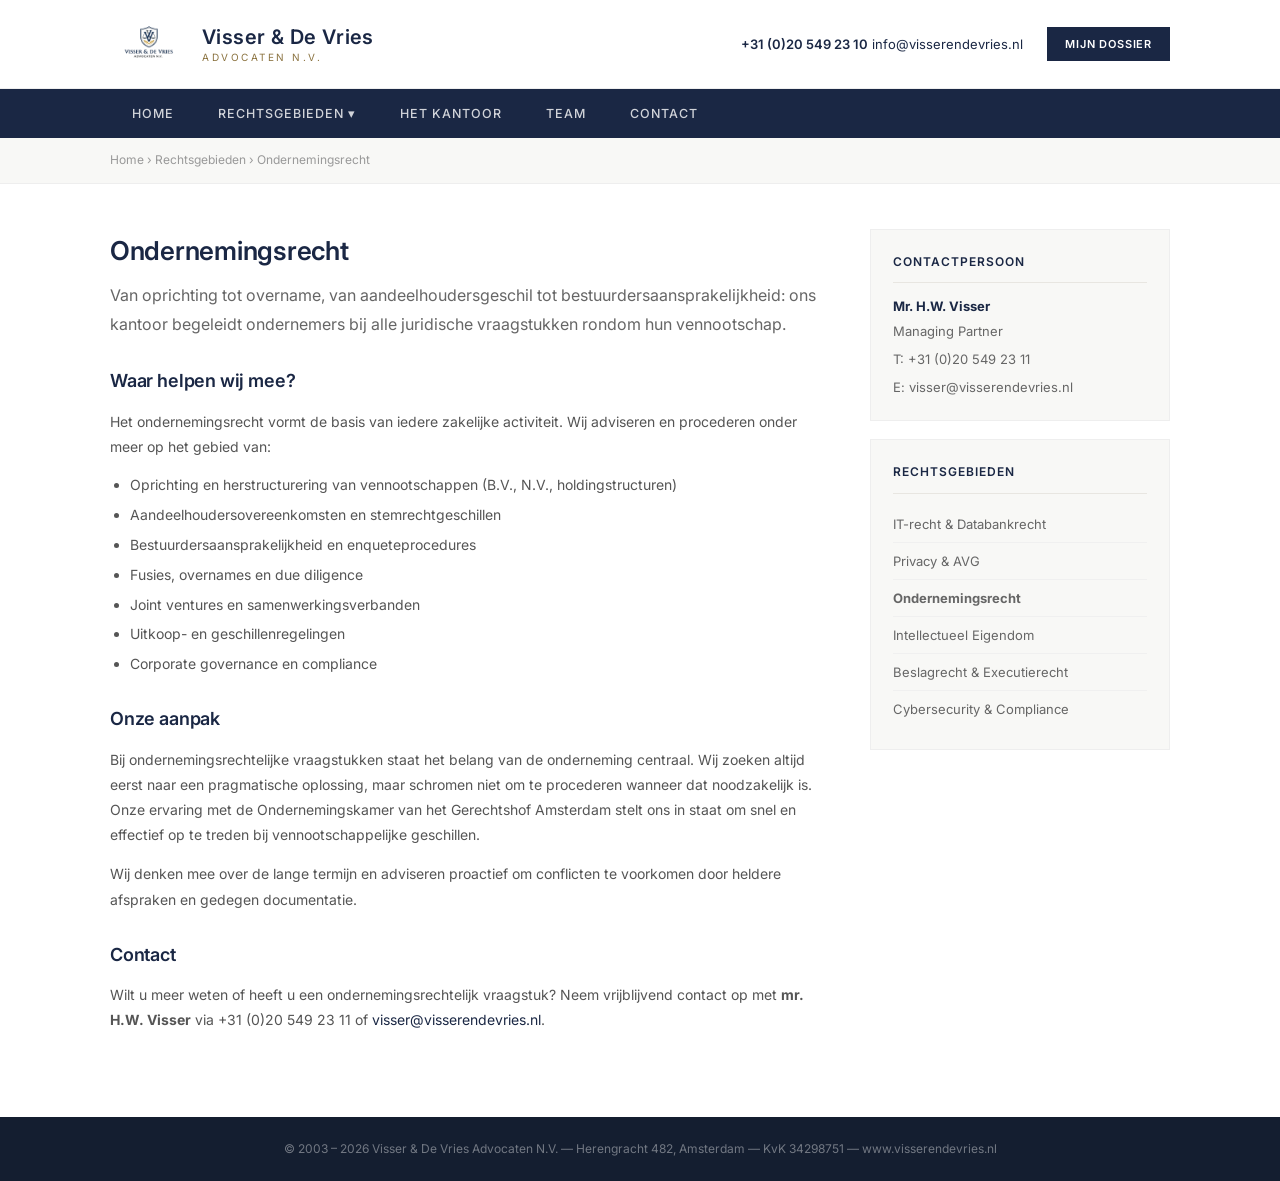
<file: rechtsgebieden/ondernemingsrecht.html>
<!DOCTYPE html>
<html lang="nl">
<head>
    <meta charset="UTF-8">
    <meta name="viewport" content="width=device-width, initial-scale=1.0">
    <title>Ondernemingsrecht | Visser & De Vries Advocaten N.V.</title>
    <meta name="description" content="Advocaat ondernemingsrecht in Amsterdam. Visser & De Vries helpt bij aandeelhoudersgeschillen, bestuurdersaansprakelijkheid, herstructureringen en M&A.">
    <meta name="robots" content="index, follow">
    <link rel="canonical" href="https://www.visserendevries.nl/rechtsgebieden/ondernemingsrecht.html">
    <meta property="og:type" content="website">
    <meta property="og:locale" content="nl_NL">
    <meta property="og:title" content="Ondernemingsrecht | Visser & De Vries Advocaten N.V.">
    <meta property="og:description" content="Advocaat ondernemingsrecht in Amsterdam. Visser & De Vries helpt bij aandeelhoudersgeschillen, bestuurdersaansprakelijkheid, herstructureringen en M&A.">
    <meta property="og:url" content="https://www.visserendevries.nl/rechtsgebieden/ondernemingsrecht.html">
    <meta property="og:site_name" content="Visser & De Vries Advocaten N.V.">
    <meta property="og:image" content="https://www.visserendevries.nl/logo.png">
    <link rel="icon" type="image/png" sizes="32x32" href="../favicon-32.png">
    <link rel="icon" type="image/png" sizes="16x16" href="../favicon-16.png">
    <link rel="apple-touch-icon" sizes="180x180" href="../apple-touch-icon.png">
    <link href="https://fonts.googleapis.com/css2?family=Inter:wght@300;400;500;600;700&display=swap" rel="stylesheet">
    <link rel="stylesheet" href="../style.css">
    <script type="application/ld+json">
    {"@context":"https://schema.org","@type":"BreadcrumbList","itemListElement":[{"@type":"ListItem","position":1,"name":"Home","item":"https://www.visserendevries.nl/"},{"@type":"ListItem","position":2,"name":"Rechtsgebieden","item":"https://www.visserendevries.nl/#rechtsgebieden"},{"@type":"ListItem","position":3,"name":"Ondernemingsrecht","item":"https://www.visserendevries.nl/rechtsgebieden/ondernemingsrecht.html"}]}
    </script>
</head>
<body>

<header class="site-header">
    <div class="header-top">
        <div class="wrap">
            <a href="../" class="logo">
                <img src="../logo.png" alt="Visser & De Vries Advocaten">
                <div class="logo-text">Visser & De Vries <span>Advocaten N.V.</span></div>
            </a>
            <div class="header-right-group">
                <div class="header-contact">
                    <strong>+31 (0)20 549 23 10</strong>
                    <a href="mailto:info@visserendevries.nl">info@visserendevries.nl</a>
                </div>
                <a href="../verklaring-onthouding/" class="dossier-link">Mijn dossier</a>
            </div>
        </div>
    </div>
    <nav class="nav-bar">
        <div class="wrap nav-inner">
            <ul>
                <li><a href="../">Home</a></li>
                <li class="dropdown">
                    <a href="#">Rechtsgebieden &#9662;</a>
                    <div class="dropdown-menu">
                        <a href="it-recht.html">IT-recht &amp; Databankrecht</a>
                        <a href="privacy.html">Privacy &amp; AVG</a>
                        <a href="ondernemingsrecht.html">Ondernemingsrecht</a>
                        <a href="intellectueel-eigendom.html">Intellectueel Eigendom</a>
                        <a href="beslagrecht.html">Beslagrecht &amp; Executierecht</a>
                        <a href="cybersecurity.html">Cybersecurity &amp; Compliance</a>
                    </div>
                </li>
                <li><a href="../#kantoor">Het kantoor</a></li>
                <li><a href="../#team">Team</a></li>
                <li><a href="../#contact">Contact</a></li>
            </ul>
            <button class="menu-toggle" onclick="document.querySelector('.nav-bar ul').classList.toggle('open')">&#9776;</button>
        </div>
    </nav>
</header>

<div class="breadcrumb">
    <div class="wrap"><a href="../">Home</a> &rsaquo; <a href="../#rechtsgebieden">Rechtsgebieden</a> &rsaquo; Ondernemingsrecht</div>
</div>

<main>
<section class="page-content">
    <div class="wrap">
        <div class="page-layout">
            <div class="page-main">
                <h1>Ondernemingsrecht</h1>
                <p class="intro-text">Van oprichting tot overname, van aandeelhoudersgeschil tot bestuurdersaansprakelijkheid: ons kantoor begeleidt ondernemers bij alle juridische vraagstukken rondom hun vennootschap.</p>

                <h2>Waar helpen wij mee?</h2>
                <p>Het ondernemingsrecht vormt de basis van iedere zakelijke activiteit. Wij adviseren en procederen onder meer op het gebied van:</p>
                <ul>
                    <li>Oprichting en herstructurering van vennootschappen (B.V., N.V., holdingstructuren)</li>
                    <li>Aandeelhoudersovereenkomsten en stemrechtgeschillen</li>
                    <li>Bestuurdersaansprakelijkheid en enqueteprocedures</li>
                    <li>Fusies, overnames en due diligence</li>
                    <li>Joint ventures en samenwerkingsverbanden</li>
                    <li>Uitkoop- en geschillenregelingen</li>
                    <li>Corporate governance en compliance</li>
                </ul>

                <h2>Onze aanpak</h2>
                <p>Bij ondernemingsrechtelijke vraagstukken staat het belang van de onderneming centraal. Wij zoeken altijd eerst naar een pragmatische oplossing, maar schromen niet om te procederen wanneer dat noodzakelijk is. Onze ervaring met de Ondernemingskamer van het Gerechtshof Amsterdam stelt ons in staat om snel en effectief op te treden bij vennootschappelijke geschillen.</p>
                <p>Wij denken mee over de lange termijn en adviseren proactief om conflicten te voorkomen door heldere afspraken en gedegen documentatie.</p>

                <h2>Contact</h2>
                <p>Wilt u meer weten of heeft u een ondernemingsrechtelijk vraagstuk? Neem vrijblijvend contact op met <strong>mr. H.W. Visser</strong> via +31 (0)20 549 23 11 of <a href="mailto:visser@visserendevries.nl">visser@visserendevries.nl</a>.</p>
            </div>
            <div class="page-sidebar">
                <div class="sidebar-box">
                    <h4>Contactpersoon</h4>
                    <p style="color:#1a2744;margin-bottom:3px;"><strong>Mr. H.W. Visser</strong></p>
                    <p>Managing Partner</p>
                    <p>T: +31 (0)20 549 23 11</p>
                    <p>E: visser@visserendevries.nl</p>
                </div>
                <div class="sidebar-box">
                    <h4>Rechtsgebieden</h4>
                    <ul>
                        <li><a href="it-recht.html">IT-recht &amp; Databankrecht</a></li>
                        <li><a href="privacy.html">Privacy &amp; AVG</a></li>
                        <li><a href="ondernemingsrecht.html"><strong>Ondernemingsrecht</strong></a></li>
                        <li><a href="intellectueel-eigendom.html">Intellectueel Eigendom</a></li>
                        <li><a href="beslagrecht.html">Beslagrecht &amp; Executierecht</a></li>
                        <li><a href="cybersecurity.html">Cybersecurity &amp; Compliance</a></li>
                    </ul>
                </div>
            </div>
        </div>
    </div>
</section>
</main>

<footer>
    <div class="wrap">
        &copy; 2003 – 2026 Visser & De Vries Advocaten N.V. &mdash; Herengracht 482, Amsterdam &mdash; KvK 34298751 &mdash;
        <a href="../">www.visserendevries.nl</a>
    </div>
</footer>

</body>
</html>
</file>
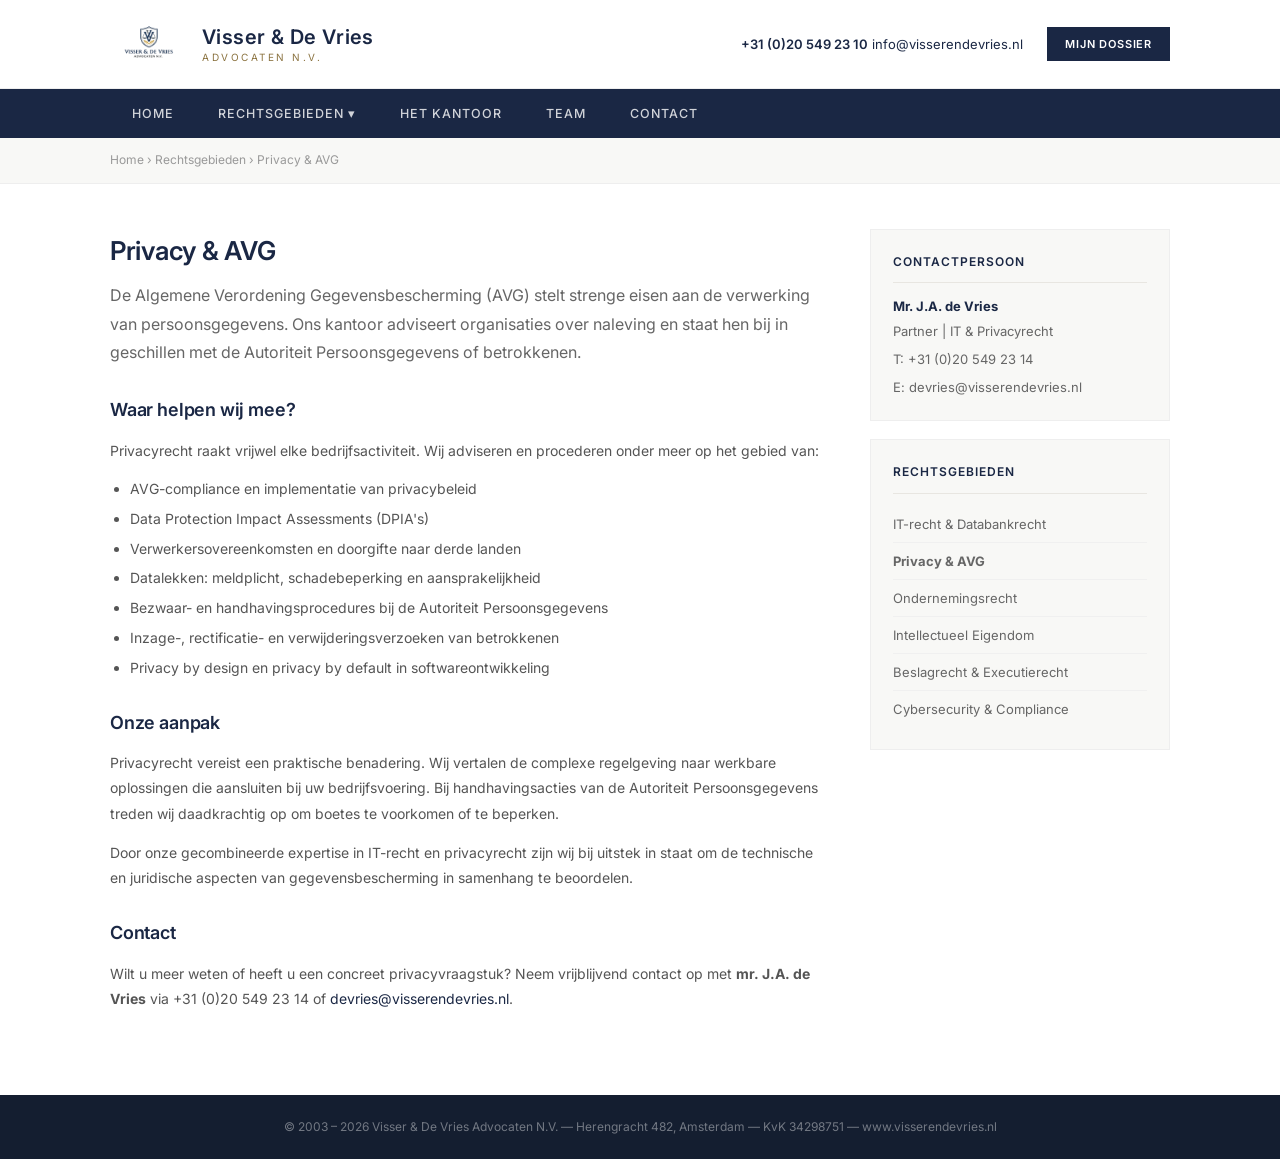
<file: rechtsgebieden/privacy.html>
<!DOCTYPE html>
<html lang="nl">
<head>
    <meta charset="UTF-8">
    <meta name="viewport" content="width=device-width, initial-scale=1.0">
    <title>Privacy & AVG | Visser & De Vries Advocaten N.V.</title>
    <meta name="description" content="Advocaat privacy en AVG in Amsterdam. Visser & De Vries adviseert over AVG-compliance, verwerkersovereenkomsten, DPIA's en bijstand bij de Autoriteit Persoonsgegevens.">
    <meta name="robots" content="index, follow">
    <link rel="canonical" href="https://www.visserendevries.nl/rechtsgebieden/privacy.html">
    <meta property="og:type" content="website">
    <meta property="og:locale" content="nl_NL">
    <meta property="og:title" content="Privacy & AVG | Visser & De Vries Advocaten N.V.">
    <meta property="og:description" content="Advocaat privacy en AVG in Amsterdam. Visser & De Vries adviseert over AVG-compliance, verwerkersovereenkomsten, DPIA's en bijstand bij de Autoriteit Persoonsgegevens.">
    <meta property="og:url" content="https://www.visserendevries.nl/rechtsgebieden/privacy.html">
    <meta property="og:site_name" content="Visser & De Vries Advocaten N.V.">
    <meta property="og:image" content="https://www.visserendevries.nl/logo.png">
    <link rel="icon" type="image/png" sizes="32x32" href="../favicon-32.png">
    <link rel="icon" type="image/png" sizes="16x16" href="../favicon-16.png">
    <link rel="apple-touch-icon" sizes="180x180" href="../apple-touch-icon.png">
    <link href="https://fonts.googleapis.com/css2?family=Inter:wght@300;400;500;600;700&display=swap" rel="stylesheet">
    <link rel="stylesheet" href="../style.css">
    <script type="application/ld+json">
    {"@context":"https://schema.org","@type":"BreadcrumbList","itemListElement":[{"@type":"ListItem","position":1,"name":"Home","item":"https://www.visserendevries.nl/"},{"@type":"ListItem","position":2,"name":"Rechtsgebieden","item":"https://www.visserendevries.nl/#rechtsgebieden"},{"@type":"ListItem","position":3,"name":"Privacy & AVG","item":"https://www.visserendevries.nl/rechtsgebieden/privacy.html"}]}
    </script>
</head>
<body>

<header class="site-header">
    <div class="header-top">
        <div class="wrap">
            <a href="../" class="logo">
                <img src="../logo.png" alt="Visser & De Vries Advocaten">
                <div class="logo-text">Visser & De Vries <span>Advocaten N.V.</span></div>
            </a>
            <div class="header-right-group">
                <div class="header-contact">
                    <strong>+31 (0)20 549 23 10</strong>
                    <a href="mailto:info@visserendevries.nl">info@visserendevries.nl</a>
                </div>
                <a href="../verklaring-onthouding/" class="dossier-link">Mijn dossier</a>
            </div>
        </div>
    </div>
    <nav class="nav-bar">
        <div class="wrap nav-inner">
            <ul>
                <li><a href="../">Home</a></li>
                <li class="dropdown">
                    <a href="#">Rechtsgebieden &#9662;</a>
                    <div class="dropdown-menu">
                        <a href="it-recht.html">IT-recht &amp; Databankrecht</a>
                        <a href="privacy.html">Privacy &amp; AVG</a>
                        <a href="ondernemingsrecht.html">Ondernemingsrecht</a>
                        <a href="intellectueel-eigendom.html">Intellectueel Eigendom</a>
                        <a href="beslagrecht.html">Beslagrecht &amp; Executierecht</a>
                        <a href="cybersecurity.html">Cybersecurity &amp; Compliance</a>
                    </div>
                </li>
                <li><a href="../#kantoor">Het kantoor</a></li>
                <li><a href="../#team">Team</a></li>
                <li><a href="../#contact">Contact</a></li>
            </ul>
            <button class="menu-toggle" onclick="document.querySelector('.nav-bar ul').classList.toggle('open')">&#9776;</button>
        </div>
    </nav>
</header>

<div class="breadcrumb">
    <div class="wrap"><a href="../">Home</a> &rsaquo; <a href="../#rechtsgebieden">Rechtsgebieden</a> &rsaquo; Privacy &amp; AVG</div>
</div>

<main>
<section class="page-content">
    <div class="wrap">
        <div class="page-layout">
            <div class="page-main">
                <h1>Privacy &amp; AVG</h1>
                <p class="intro-text">De Algemene Verordening Gegevensbescherming (AVG) stelt strenge eisen aan de verwerking van persoonsgegevens. Ons kantoor adviseert organisaties over naleving en staat hen bij in geschillen met de Autoriteit Persoonsgegevens of betrokkenen.</p>

                <h2>Waar helpen wij mee?</h2>
                <p>Privacyrecht raakt vrijwel elke bedrijfsactiviteit. Wij adviseren en procederen onder meer op het gebied van:</p>
                <ul>
                    <li>AVG-compliance en implementatie van privacybeleid</li>
                    <li>Data Protection Impact Assessments (DPIA's)</li>
                    <li>Verwerkersovereenkomsten en doorgifte naar derde landen</li>
                    <li>Datalekken: meldplicht, schadebeperking en aansprakelijkheid</li>
                    <li>Bezwaar- en handhavingsprocedures bij de Autoriteit Persoonsgegevens</li>
                    <li>Inzage-, rectificatie- en verwijderingsverzoeken van betrokkenen</li>
                    <li>Privacy by design en privacy by default in softwareontwikkeling</li>
                </ul>

                <h2>Onze aanpak</h2>
                <p>Privacyrecht vereist een praktische benadering. Wij vertalen de complexe regelgeving naar werkbare oplossingen die aansluiten bij uw bedrijfsvoering. Bij handhavingsacties van de Autoriteit Persoonsgegevens treden wij daadkrachtig op om boetes te voorkomen of te beperken.</p>
                <p>Door onze gecombineerde expertise in IT-recht en privacyrecht zijn wij bij uitstek in staat om de technische en juridische aspecten van gegevensbescherming in samenhang te beoordelen.</p>

                <h2>Contact</h2>
                <p>Wilt u meer weten of heeft u een concreet privacyvraagstuk? Neem vrijblijvend contact op met <strong>mr. J.A. de Vries</strong> via +31 (0)20 549 23 14 of <a href="mailto:devries@visserendevries.nl">devries@visserendevries.nl</a>.</p>
            </div>
            <div class="page-sidebar">
                <div class="sidebar-box">
                    <h4>Contactpersoon</h4>
                    <p style="color:#1a2744;margin-bottom:3px;"><strong>Mr. J.A. de Vries</strong></p>
                    <p>Partner | IT &amp; Privacyrecht</p>
                    <p>T: +31 (0)20 549 23 14</p>
                    <p>E: devries@visserendevries.nl</p>
                </div>
                <div class="sidebar-box">
                    <h4>Rechtsgebieden</h4>
                    <ul>
                        <li><a href="it-recht.html">IT-recht &amp; Databankrecht</a></li>
                        <li><a href="privacy.html"><strong>Privacy &amp; AVG</strong></a></li>
                        <li><a href="ondernemingsrecht.html">Ondernemingsrecht</a></li>
                        <li><a href="intellectueel-eigendom.html">Intellectueel Eigendom</a></li>
                        <li><a href="beslagrecht.html">Beslagrecht &amp; Executierecht</a></li>
                        <li><a href="cybersecurity.html">Cybersecurity &amp; Compliance</a></li>
                    </ul>
                </div>
            </div>
        </div>
    </div>
</section>
</main>

<footer>
    <div class="wrap">
        &copy; 2003 – 2026 Visser & De Vries Advocaten N.V. &mdash; Herengracht 482, Amsterdam &mdash; KvK 34298751 &mdash;
        <a href="../">www.visserendevries.nl</a>
    </div>
</footer>

</body>
</html>
</file>
<file: style.css>
/* Visser & De Vries Advocaten — Shared Stylesheet */
* { margin: 0; padding: 0; box-sizing: border-box; }
body {
    font-family: 'Inter', -apple-system, BlinkMacSystemFont, sans-serif;
    font-size: 15px;
    color: #4a4a4a;
    line-height: 1.7;
    background: #fff;
    -webkit-font-smoothing: antialiased;
}
a { color: #1a2744; text-decoration: none; }
a:hover { color: #8b7340; }
h1, h2, h3, h4 { color: #1a2744; font-weight: 600; letter-spacing: -0.01em; }
p { margin-bottom: 14px; }

.wrap { max-width: 1140px; margin: 0 auto; padding: 0 40px; }

/* ── HEADER ── */
.site-header { position: relative; }
.header-top {
    background: #fff;
    border-bottom: 1px solid #eee;
}
.header-top .wrap {
    display: flex;
    align-items: center;
    justify-content: space-between;
    padding-top: 18px;
    padding-bottom: 18px;
}
.logo { display: flex; align-items: center; gap: 14px; }
.logo img { height: 52px; }
.logo-text {
    color: #1a2744;
    font-size: 20px;
    font-weight: 600;
    letter-spacing: 0.02em;
    line-height: 1.2;
}
.logo-text span {
    display: block;
    font-size: 10px;
    font-weight: 400;
    color: #8b7340;
    text-transform: uppercase;
    letter-spacing: 2.5px;
    margin-top: 2px;
}
.header-contact {
    color: #888;
    font-size: 13px;
    text-align: right;
    line-height: 1.6;
}
.header-right-group {
    display: flex;
    align-items: center;
    gap: 24px;
}
.dossier-link {
    display: inline-block;
    background: #1a2744;
    color: #fff !important;
    font-size: 11px;
    font-weight: 600;
    padding: 8px 18px;
    text-transform: uppercase;
    letter-spacing: 0.8px;
    white-space: nowrap;
}
.dossier-link:hover { background: #8b7340; color: #fff !important; }
.header-contact a { color: #1a2744; }
.header-contact a:hover { color: #8b7340; }
.header-contact strong { color: #1a2744; font-weight: 600; }

/* NAV */
.nav-bar { background: #1a2744; }
.nav-inner { display: flex; justify-content: space-between; align-items: center; }
.nav-bar ul { list-style: none; display: flex; gap: 0; }
.nav-bar li { position: relative; }
.nav-bar a {
    display: block;
    padding: 14px 22px;
    font-size: 12.5px;
    font-weight: 500;
    color: rgba(255,255,255,0.8);
    text-transform: uppercase;
    letter-spacing: 1px;
    transition: all 0.15s;
}
.nav-bar a:hover { color: #fff; background: rgba(255,255,255,0.06); }
.nav-bar .dropdown-menu {
    display: none;
    position: absolute;
    top: 100%;
    left: 0;
    background: #fff;
    min-width: 260px;
    box-shadow: 0 8px 30px rgba(0,0,0,0.12);
    z-index: 50;
    border-top: 2px solid #8b7340;
}
.nav-bar .dropdown:hover .dropdown-menu { display: block; }
.nav-bar .dropdown-menu a {
    padding: 11px 20px;
    font-size: 13px;
    color: #4a4a4a;
    text-transform: none;
    letter-spacing: 0;
    font-weight: 400;
    border-bottom: 1px solid #f0f0f0;
}
.nav-bar .dropdown-menu a:hover { background: #fafafa; color: #1a2744; }

/* ── BREADCRUMB ── */
.breadcrumb {
    background: #f8f8f6;
    border-bottom: 1px solid #eee;
    padding: 12px 0;
    font-size: 12px;
    color: #999;
}
.breadcrumb a { color: #999; }
.breadcrumb a:hover { color: #1a2744; }

/* ── PAGE CONTENT (subpages) ── */
.page-content { padding: 45px 0 70px; }
.page-layout {
    display: grid;
    grid-template-columns: 1fr 300px;
    gap: 50px;
}
.page-main h1 {
    font-size: 26px;
    margin-bottom: 8px;
}
.page-main .intro-text {
    font-size: 16px;
    color: #666;
    line-height: 1.8;
    margin-bottom: 28px;
}
.page-main h2 {
    font-size: 18px;
    margin: 28px 0 12px;
}
.page-main h2:first-of-type { margin-top: 0; }
.page-main p { font-size: 14px; line-height: 1.8; color: #555; }
.page-main ul {
    padding-left: 20px;
    margin-bottom: 18px;
}
.page-main li {
    font-size: 14px;
    color: #555;
    margin-bottom: 6px;
    line-height: 1.7;
}

/* ── SIDEBAR ── */
.page-sidebar {}
.sidebar-box {
    background: #f8f8f6;
    border: 1px solid #eee;
    padding: 22px;
    margin-bottom: 18px;
}
.sidebar-box h4 {
    font-size: 12px;
    text-transform: uppercase;
    letter-spacing: 1px;
    margin-bottom: 12px;
    padding-bottom: 10px;
    border-bottom: 1px solid #e8e6e1;
    color: #1a2744;
}
.sidebar-box p { font-size: 13px; margin-bottom: 6px; color: #666; }
.sidebar-box p:last-child { margin-bottom: 0; }
.sidebar-box ul { list-style: none; }
.sidebar-box li {
    padding: 7px 0;
    border-bottom: 1px solid #f0f0f0;
    font-size: 13px;
}
.sidebar-box li:last-child { border-bottom: none; }
.sidebar-box li a { color: #666; }
.sidebar-box li a:hover { color: #8b7340; }

/* ── FOOTER ── */
footer {
    background: #141e30;
    color: rgba(255,255,255,0.4);
    padding: 22px 0;
    font-size: 12px;
    text-align: center;
}
footer a { color: rgba(255,255,255,0.4); }
footer a:hover { color: rgba(255,255,255,0.7); }

/* ── MOBILE ── */
.menu-toggle { display: none; cursor: pointer; font-size: 22px; color: rgba(255,255,255,0.8); background: none; border: none; padding: 10px; }
@media (max-width: 980px) {
    .wrap { padding: 0 24px; }
    .menu-toggle { display: block; }
    .nav-bar ul {
        display: none;
        flex-direction: column;
        position: absolute;
        top: 100%; left: 0; right: 0;
        background: #1a2744;
        border-top: 1px solid rgba(255,255,255,0.1);
        z-index: 50;
    }
    .nav-bar ul.open { display: flex; }
    .nav-bar .dropdown-menu {
        position: static;
        box-shadow: none;
        border-top: none;
        background: rgba(255,255,255,0.05);
        border-left: 2px solid #8b7340;
        margin: 4px 0 4px 20px;
    }
    .nav-bar .dropdown-menu a {
        padding: 12px 18px;
        color: rgba(255,255,255,0.7);
        font-size: 14px;
        border-bottom: 1px solid rgba(255,255,255,0.06);
    }
    .nav-bar .dropdown-menu a:hover { color: #fff; background: rgba(255,255,255,0.08); }
    .nav-bar .dropdown:hover .dropdown-menu { display: none; }
    .nav-bar .dropdown.open-mobile .dropdown-menu { display: block; }
    .page-layout { grid-template-columns: 1fr; }
    .header-contact { display: none; }
}
</file>
